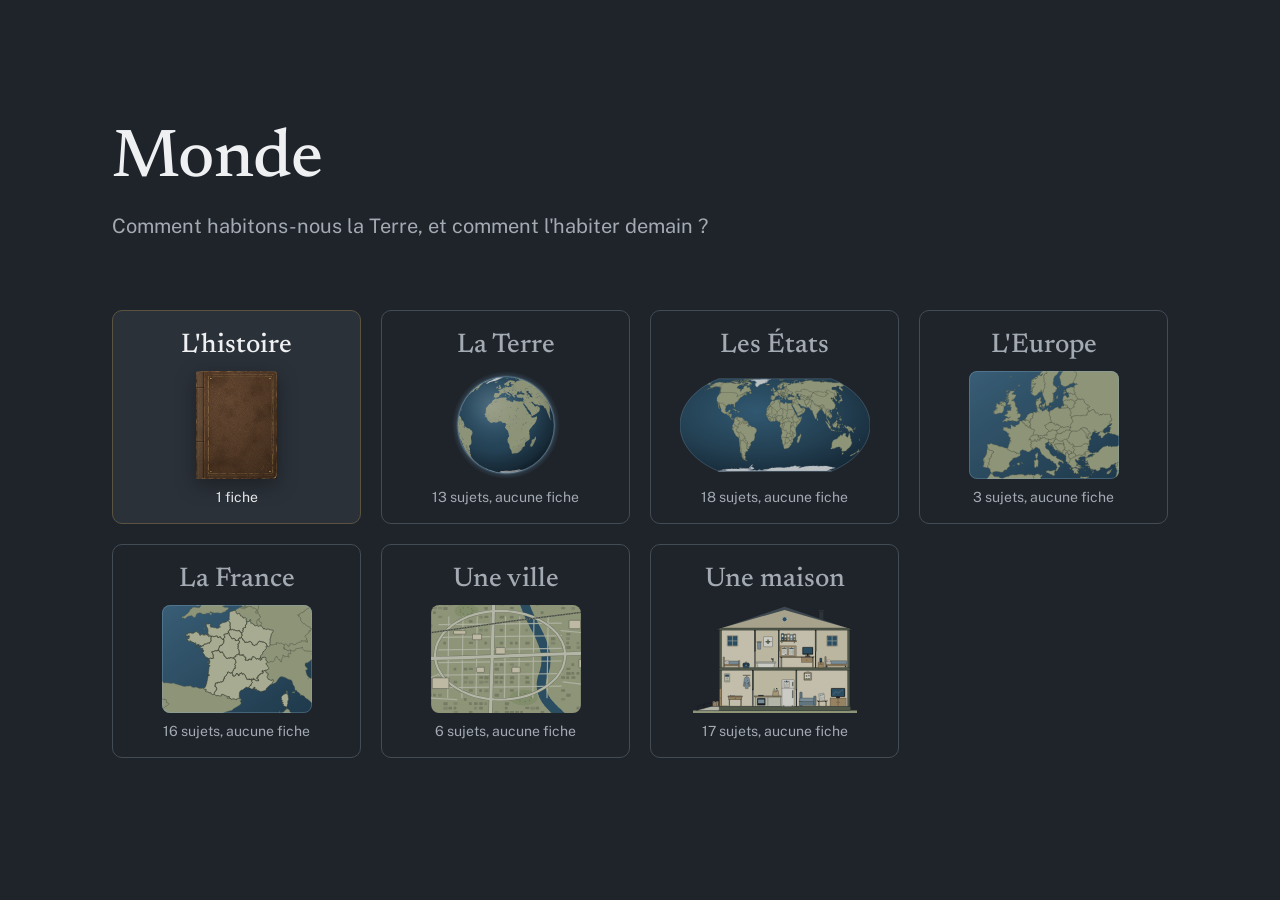
<file: index.html>
<!doctype html>
<html lang="fr">
<head>
<meta charset="utf-8">
<meta name="viewport" content="width=device-width, initial-scale=1">
<title>Monde</title>
<meta name="description" content="Comment fonctionnent la Terre, les États, l'Europe, la France et la vie de tous les jours : les sujets, de la Terre à la maison.">
<link rel="icon" href="site/icone-32.png" sizes="32x32" type="image/png">
<link rel="icon" href="site/icone.svg" type="image/svg+xml">
<link rel="apple-touch-icon" href="site/icone-180.png">
<link rel="stylesheet" href="site/styles.css">
<!-- La carte va s'afficher : cacher tout de suite la liste des sujets (la version sans JavaScript), sinon elle apparaît
     le temps du chargement. Si le code de la carte ne se charge pas, accueil.js ou onerror remettent la liste. -->
<script>if ("noModule" in HTMLScriptElement.prototype) document.documentElement.classList.add("carte");</script>
<script type="module" src="site/js/accueil.js" onerror="document.documentElement.classList.remove('carte')"></script>
</head>
<body>

<div id="scene" class="scene" hidden></div>

<!-- Les sujets de chaque palier : la carte les lit ici, et c'est ce qui s'affiche sans JavaScript.
     Un sujet marqué hidden n'apparaît nulle part (listes, globe, ville, maison) : on retire hidden quand sa fiche
     est prête (demande du 24/11/2026 : on écrit une fiche à la fois). index.html?tout montre tout, pour les essais.
     Un sujet dont la fiche est publiée porte un lien vers sa page : la carte l'ouvre au lieu du panneau « pas encore écrite ». -->
<main id="sommaire" class="sommaire">
<header>
<h1>Monde</h1>
<p>Les sujets, de la Terre à la maison. Les fiches s'écrivent une à une.</p>
<noscript><p>La carte qu'on zoome demande JavaScript : voici les mêmes sujets, en liste.</p></noscript>
</header>

<!-- Le livre, premier écran de la carte (25/11/2026) : la fiche s'ouvre depuis le livre (plus d'os sur la Terre depuis le 26/11/2026). -->
<section data-palier="histoire">
<h2>L'histoire</h2>
<ul>
<li><a href="fiches/histoire-terre-vivant.html">L'histoire de la Terre</a></li>
</ul>
</section>

<section data-palier="planete">
<h2>La Terre</h2>
<ul>
<li hidden>Ce qui rend la Terre habitable</li>
<li hidden>Les grands cycles</li>
<li hidden>Les ressources</li>
<li hidden>Les risques naturels</li>
<li hidden>Qu'est-ce que le vivant</li>
<li hidden>Les écosystèmes</li>
<li hidden>La biodiversité</li>
<li hidden>Ce que les humains tirent du vivant</li>
<li hidden>La population humaine</li>
<li hidden>L'empreinte des humains</li>
<li hidden>Le changement climatique</li>
<li hidden>Les accords sur le climat (COP)</li>
<li hidden>GIEC et IPBES</li>
</ul>
</section>

<section data-palier="monde">
<h2>Les États</h2>
<ul>
<li hidden>Qu'est-ce qu'un État</li>
<li hidden>Pays, nation, territoire</li>
<li hidden>Comment naît un État</li>
<li hidden>Territoires et frontières</li>
<li hidden>Mers, pôles et espace</li>
<li hidden>Les États entre eux</li>
<li hidden>Les grandes puissances</li>
<li hidden>Les pouvoirs à côté des États</li>
<li hidden>Langues et religions</li>
<li hidden>Nationalité, migrations et réfugiés</li>
<li hidden>L'histoire, des premiers États à aujourd'hui</li>
<li hidden>L'ONU et ses agences</li>
<li hidden>La justice internationale</li>
<li hidden>FMI, Banque mondiale, OMC, OCDE</li>
<li hidden>G7, G20, BRICS</li>
<li hidden>L'OTAN</li>
<li hidden>Union africaine, ASEAN, Mercosur, Ligue arabe</li>
<li hidden>Le commerce mondial</li>
</ul>
</section>

<section data-palier="europe">
<h2>L'Europe</h2>
<ul>
<li hidden>L'Union européenne : qui décide, ce qu'elle décide, l'euro, Schengen</li>
<li hidden>Le Conseil de l'Europe et la Cour européenne des droits de l'homme</li>
<li hidden>La BCE (et la Banque de France)</li>
</ul>
</section>

<section data-palier="france">
<h2>La France</h2>
<ul>
<li hidden>D'où vient la République</li>
<li hidden>Qui sont les Français</li>
<li hidden>La Constitution, les droits fondamentaux, la séparation des pouvoirs</li>
<li hidden>Le président, le gouvernement, la cohabitation</li>
<li hidden>Le Parlement et les lois</li>
<li hidden>Le Conseil constitutionnel, le Conseil d'État, la justice</li>
<li hidden>Voter, le référendum, les partis</li>
<li hidden>L'élection présidentielle</li>
<li hidden>Les missions de l'État</li>
<li hidden>Laïcité, Sécurité sociale, syndicats, protection de la nature</li>
<li hidden>L'argent de l'État</li>
<li hidden>Mesurer l'effet d'une mesure</li>
<li hidden>PIB, inflation, chômage</li>
<li hidden>Communes, départements, régions : qui fait quoi</li>
<li hidden>Le préfet : l'État dans les territoires</li>
<li hidden>Les outre-mer</li>
</ul>
</section>

<section data-palier="ville">
<h2>Une ville</h2>
<ul>
<li hidden>La mairie et les services publics près de chez soi</li>
<li hidden>Les déchets et l'eau du robinet</li>
<li hidden>Se déplacer</li>
<li hidden>Se loger (prix, logement social)</li>
<li hidden>L'école, l'hôpital, le tribunal, le commissariat</li>
<li hidden>Les entreprises et le travail</li>
</ul>
</section>

<section data-palier="maison">
<h2>Une maison</h2>
<ul>
<li hidden>Se nourrir</li>
<li hidden>Se soigner</li>
<li hidden>Travailler</li>
<li hidden>Perdre son emploi</li>
<li hidden>Gérer son argent</li>
<li hidden>Payer ses factures</li>
<li hidden>Élever des enfants</li>
<li hidden>Étudier</li>
<li hidden>Consommer</li>
<li hidden>Vivre en ligne</li>
<li hidden>Ses papiers</li>
<li hidden>S'informer</li>
<li hidden>Préparer sa retraite</li>
<li hidden>Les aides sociales</li>
<li hidden>Vieillir</li>
<li hidden>Le handicap</li>
<li hidden>Le pouvoir d'achat</li>
</ul>
</section>

<footer>
<p>Fond de carte : Natural Earth (domaine public). Contours des régions et des départements : data.gouv.fr 2025, d'après l'IGN, licence ODbL.</p>
<p><a href="comment-monde-est-fait.html">Comment Monde est fait</a> · <a href="mentions-legales.html">Mentions légales</a></p>
</footer>
</main>

</body>
</html>
</file>
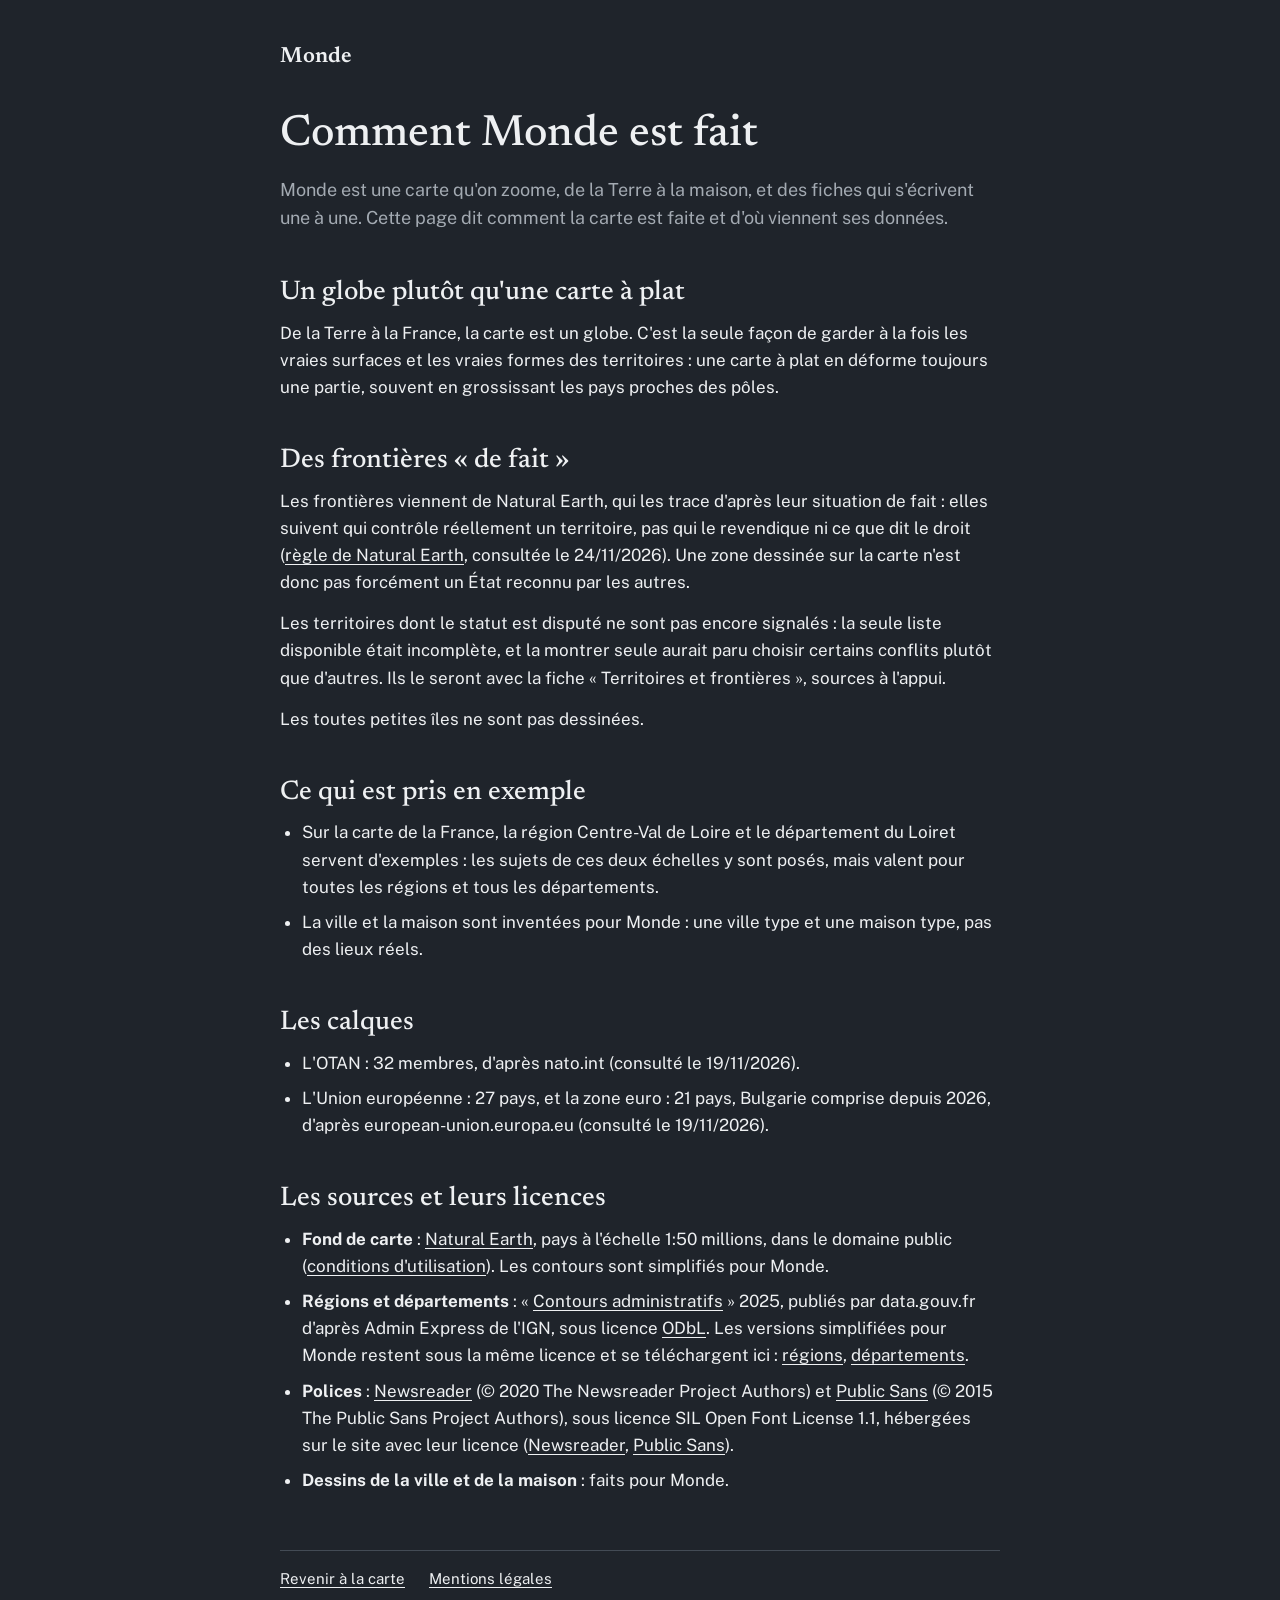
<file: comment-monde-est-fait.html>
<!doctype html>
<html lang="fr">
<head>
<meta charset="utf-8">
<meta name="viewport" content="width=device-width, initial-scale=1">
<title>Comment Monde est fait · Monde</title>
<meta name="description" content="D'où viennent les cartes de Monde, ce qu'elles montrent et ce qu'elles ne montrent pas encore, et les licences de leurs sources.">
<link rel="icon" href="site/icone-32.png" sizes="32x32" type="image/png">
<link rel="icon" href="site/icone.svg" type="image/svg+xml">
<link rel="apple-touch-icon" href="site/icone-180.png">
<link rel="stylesheet" href="site/styles.css">
</head>
<body>
<main class="page">
<a class="marque-page" href="./">Monde</a>
<h1>Comment Monde est fait</h1>
<p class="chapeau">Monde est une carte qu'on zoome, de la Terre à la maison, et des fiches qui s'écrivent une à une. Cette page dit comment la carte est faite et d'où viennent ses données.</p>

<h2>Un globe plutôt qu'une carte à plat</h2>
<p>De la Terre à la France, la carte est un globe. C'est la seule façon de garder à la fois les vraies surfaces et les vraies formes des territoires : une carte à plat en déforme toujours une partie, souvent en grossissant les pays proches des pôles.</p>

<h2>Des frontières « de fait »</h2>
<p>Les frontières viennent de Natural Earth, qui les trace d'après leur situation de fait : elles suivent qui contrôle réellement un territoire, pas qui le revendique ni ce que dit le droit (<a href="https://www.naturalearthdata.com/about/disputed-boundaries-policy/">règle de Natural Earth</a>, consultée le 24/11/2026). Une zone dessinée sur la carte n'est donc pas forcément un État reconnu par les autres.</p>
<p>Les territoires dont le statut est disputé ne sont pas encore signalés : la seule liste disponible était incomplète, et la montrer seule aurait paru choisir certains conflits plutôt que d'autres. Ils le seront avec la fiche « Territoires et frontières », sources à l'appui.</p>
<p>Les toutes petites îles ne sont pas dessinées.</p>

<h2>Ce qui est pris en exemple</h2>
<ul>
<li>Sur la carte de la France, la région Centre-Val de Loire et le département du Loiret servent d'exemples : les sujets de ces deux échelles y sont posés, mais valent pour toutes les régions et tous les départements.</li>
<li>La ville et la maison sont inventées pour Monde : une ville type et une maison type, pas des lieux réels.</li>
</ul>

<h2>Les calques</h2>
<ul>
<li>L'OTAN : 32 membres, d'après nato.int (consulté le 19/11/2026).</li>
<li>L'Union européenne : 27 pays, et la zone euro : 21 pays, Bulgarie comprise depuis 2026, d'après european-union.europa.eu (consulté le 19/11/2026).</li>
</ul>

<h2>Les sources et leurs licences</h2>
<ul>
<li><b>Fond de carte</b> : <a href="https://www.naturalearthdata.com/">Natural Earth</a>, pays à l'échelle 1:50 millions, dans le domaine public (<a href="https://www.naturalearthdata.com/about/terms-of-use/">conditions d'utilisation</a>). Les contours sont simplifiés pour Monde.</li>
<li><b>Régions et départements</b> : « <a href="https://www.data.gouv.fr/fr/datasets/contours-administratifs/">Contours administratifs</a> » 2025, publiés par data.gouv.fr d'après Admin Express de l'IGN, sous licence <a href="https://opendatacommons.org/licenses/odbl/1-0/">ODbL</a>. Les versions simplifiées pour Monde restent sous la même licence et se téléchargent ici : <a href="site/donnees/regions.json">régions</a>, <a href="site/donnees/departements.json">départements</a>.</li>
<li><b>Polices</b> : <a href="https://github.com/productiontype/Newsreader">Newsreader</a> (© 2020 The Newsreader Project Authors) et <a href="https://github.com/uswds/public-sans">Public Sans</a> (© 2015 The Public Sans Project Authors), sous licence SIL Open Font License 1.1, hébergées sur le site avec leur licence (<a href="site/polices/OFL-newsreader.txt">Newsreader</a>, <a href="site/polices/OFL-public-sans.txt">Public Sans</a>).</li>
<li><b>Dessins de la ville et de la maison</b> : faits pour Monde.</li>
</ul>

<footer>
<a href="./">Revenir à la carte</a>
<a href="mentions-legales.html">Mentions légales</a>
</footer>
</main>
</body>
</html>
</file>
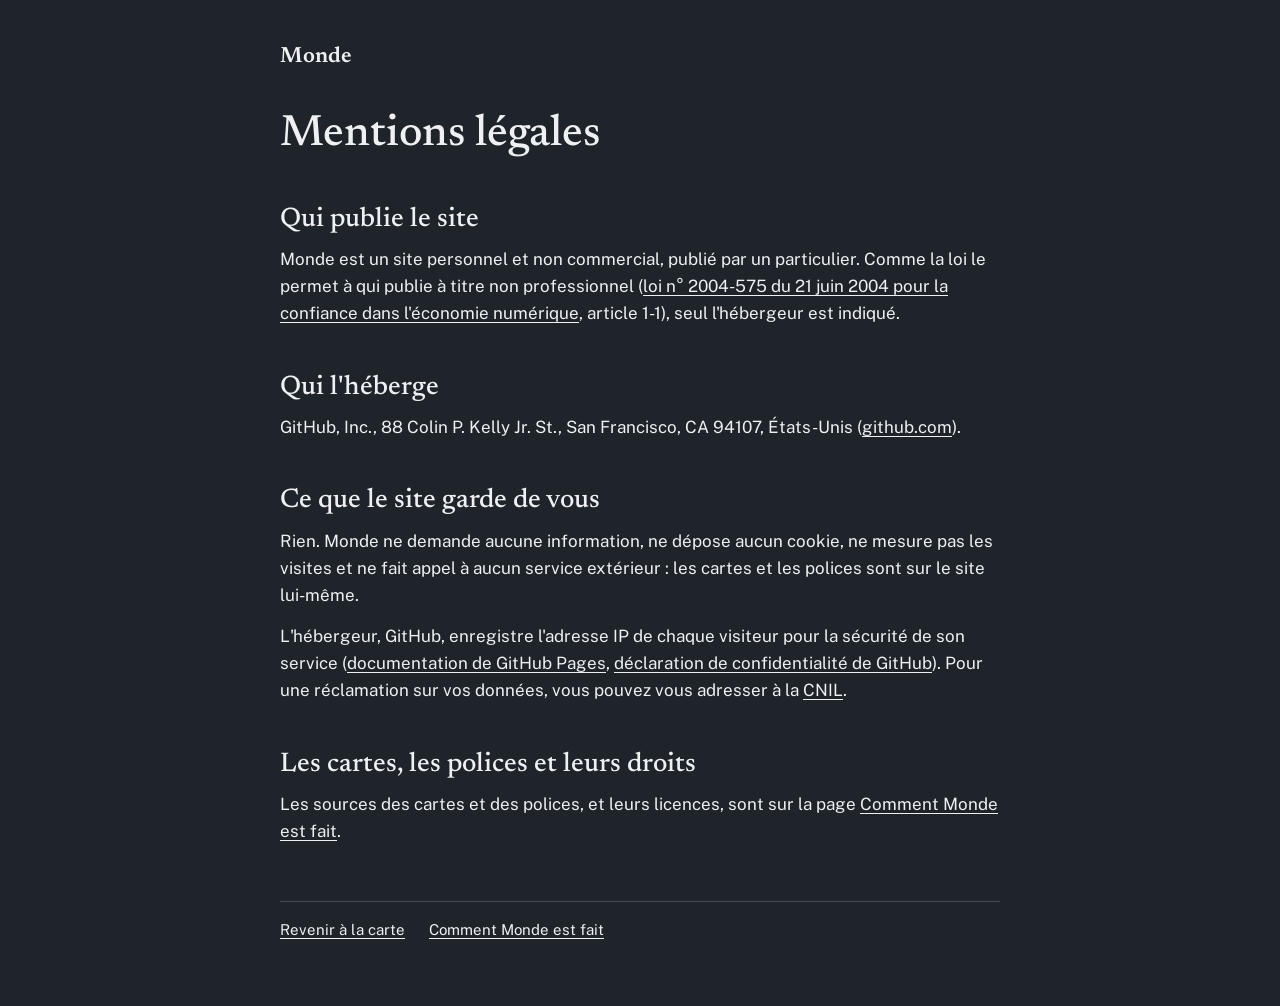
<file: mentions-legales.html>
<!doctype html>
<html lang="fr">
<head>
<meta charset="utf-8">
<meta name="viewport" content="width=device-width, initial-scale=1">
<title>Mentions légales · Monde</title>
<meta name="description" content="Qui publie Monde, qui l'héberge, et ce que le site garde de ses visiteurs.">
<link rel="icon" href="site/icone-32.png" sizes="32x32" type="image/png">
<link rel="icon" href="site/icone.svg" type="image/svg+xml">
<link rel="apple-touch-icon" href="site/icone-180.png">
<link rel="stylesheet" href="site/styles.css">
</head>
<body>
<main class="page">
<a class="marque-page" href="./">Monde</a>
<h1>Mentions légales</h1>

<h2>Qui publie le site</h2>
<p>Monde est un site personnel et non commercial, publié par un particulier. Comme la loi le permet à qui publie à titre non professionnel (<a href="https://www.legifrance.gouv.fr/loda/id/JORFTEXT000000801164">loi n° 2004-575 du 21 juin 2004 pour la confiance dans l'économie numérique</a>, article 1-1), seul l'hébergeur est indiqué.</p>

<h2>Qui l'héberge</h2>
<p>GitHub, Inc., 88 Colin P. Kelly Jr. St., San Francisco, CA 94107, États-Unis (<a href="https://github.com/">github.com</a>).</p>

<h2>Ce que le site garde de vous</h2>
<p>Rien. Monde ne demande aucune information, ne dépose aucun cookie, ne mesure pas les visites et ne fait appel à aucun service extérieur : les cartes et les polices sont sur le site lui-même.</p>
<p>L'hébergeur, GitHub, enregistre l'adresse IP de chaque visiteur pour la sécurité de son service (<a href="https://docs.github.com/fr/pages/getting-started-with-github-pages/about-github-pages">documentation de GitHub Pages</a>, <a href="https://docs.github.com/fr/site-policy/privacy-policies/github-general-privacy-statement">déclaration de confidentialité de GitHub</a>). Pour une réclamation sur vos données, vous pouvez vous adresser à la <a href="https://www.cnil.fr/">CNIL</a>.</p>

<h2>Les cartes, les polices et leurs droits</h2>
<p>Les sources des cartes et des polices, et leurs licences, sont sur la page <a href="comment-monde-est-fait.html">Comment Monde est fait</a>.</p>

<footer>
<a href="./">Revenir à la carte</a>
<a href="comment-monde-est-fait.html">Comment Monde est fait</a>
</footer>
</main>
</body>
</html>
</file>
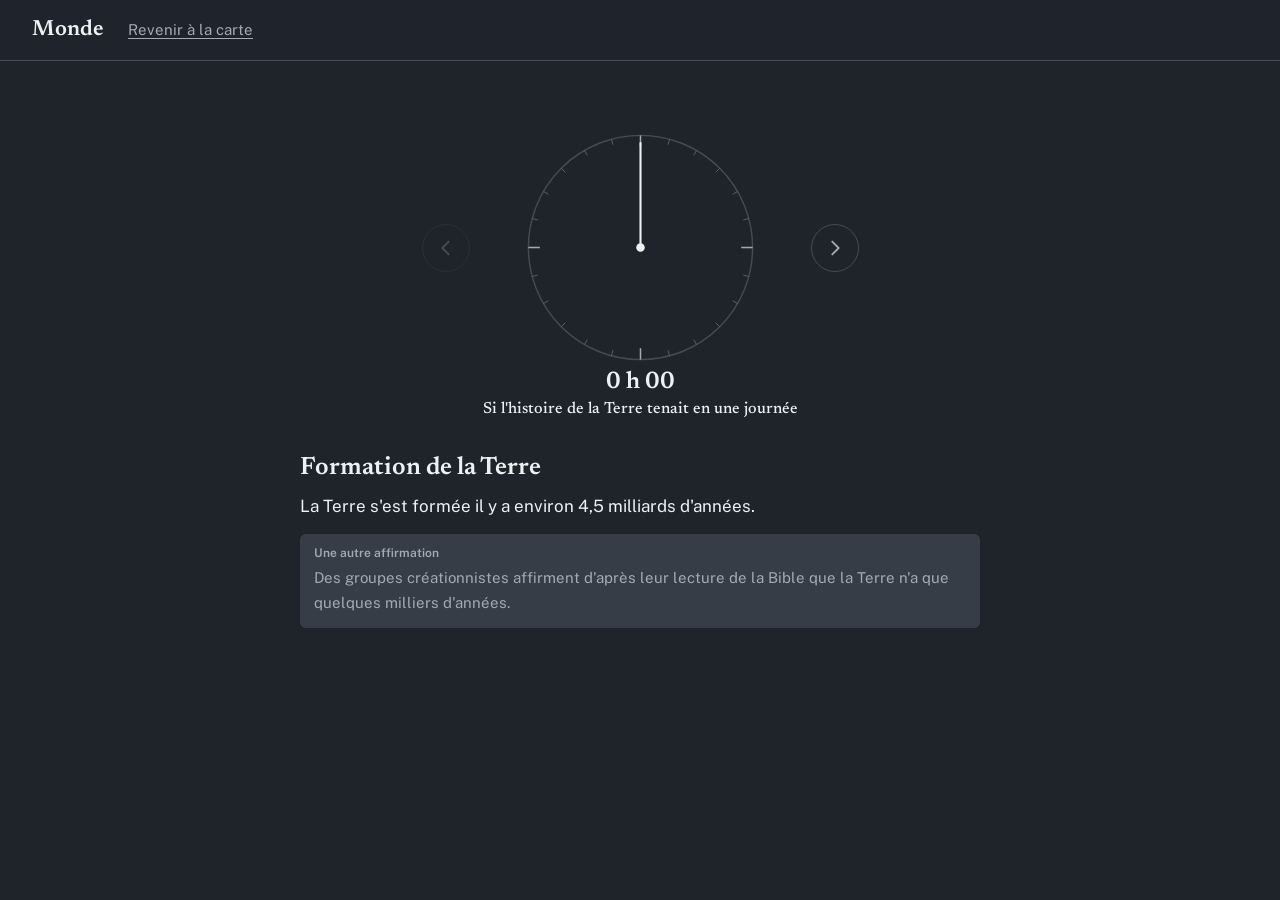
<file: fiches/histoire-terre-vivant.html>
<!doctype html>
<html lang="fr">
<head>
<meta charset="utf-8">
<meta name="viewport" content="width=device-width, initial-scale=1">
<title>L&#x27;histoire de la Terre · Monde</title>
<meta name="description" content="L&#x27;histoire de la Terre et de la vie, de la formation de la planète aux premiers humains, et comment on le sait : chaque phrase avec sa note de fiabilité et ses sources.">
<link rel="icon" href="../site/icone-32.png" sizes="32x32" type="image/png">
<link rel="icon" href="../site/icone.svg" type="image/svg+xml">
<link rel="apple-touch-icon" href="../site/icone-180.png">
<link rel="stylesheet" href="../site/styles.css">
<link rel="stylesheet" href="../site/fiche.css">
<script type="module" src="../site/js/fiche.js"></script>
<!-- « horloge » : fiche.js montrera les étapes une à une sous le cadran (sans JavaScript, la page se lit de haut en bas) -->
<script>document.documentElement.classList.add("horloge"); if (/[?&]panneau/.test(location.search)) document.documentElement.classList.add("en-panneau");</script>
</head>
<body class="f-corps">
<!-- Page fabriquée par outils/fiches/faire-page-fiche.py à partir du relevé de la fiche : ne pas la modifier à la main. -->
<header class="f-barre"><a class="marque-page" href="../">Monde</a><a class="f-retour" href="../#planete">Revenir à la carte</a></header>
<div class="f-page">
<div class="f-centre"><div class="f-horloge" id="horloge" hidden></div></div>
<article class="f-texte">
<header class="f-tete">
<h1>L&#x27;histoire de la Terre</h1>
<p class="f-chapeau">De la formation de la planète aux premiers humains, racontée par la science.</p>
</header>
<section class="f-etape" id="e-0" data-age="4500000000"><div class="f-in">
<h2 class="f-quoi">Formation de la Terre</h2>
<p><span class="f-phrase" id="p-1" role="button" tabindex="0" aria-expanded="false" data-ligne="1" data-note="9/10" data-couleur="#5cb87a" data-pourquoi="Expliqué par le service géologique des États-Unis, une déclaration de plus de 65 académies des sciences et l&#x27;ENS de Lyon, qui donnent toutes environ 4,5 milliards d&#x27;années.">La Terre s&#x27;est formée il y a environ 4,5 milliards d&#x27;années.<span class="cache-ecran"> (fiabilité 9 sur 10)</span></span></p>
<p class="f-autre"><span class="f-phrase" id="p-1b" role="button" tabindex="0" aria-expanded="false" data-ligne="1b" data-note="2/10" data-couleur="#d65a4f" data-pourquoi="Cette affirmation vient de deux sites chrétiens, qui la tirent de leur lecture de la Bible. Toutes les sources scientifiques lues donnent environ 4,5 milliards d&#x27;années.">Des groupes créationnistes affirment d&#x27;après leur lecture de la Bible que la Terre n&#x27;a que quelques milliers d&#x27;années.<span class="cache-ecran"> (fiabilité 2 sur 10)</span></span></p>
</div></section>
<section class="f-etape" id="e-1" data-age="3500000000"><div class="f-in">
<h2 class="f-quoi">Les premières traces de vie</h2>
<p><span class="f-phrase" id="p-9" role="button" tabindex="0" aria-expanded="false" data-ligne="9" data-note="9/10" data-couleur="#5cb87a" data-pourquoi="Les traces de 3,4 à 3,5 milliards d&#x27;années en Australie sont les plus admises selon une synthèse de Nature (2019), la NASA et l&#x27;équipe qui a proposé celles du Groenland, elles-mêmes contestées en 2018.">Les plus anciennes traces de vie admises ont environ 3,5 milliards d&#x27;années. D&#x27;autres, plus anciennes, sont contestées.<span class="cache-ecran"> (fiabilité 9 sur 10)</span></span> <span class="f-phrase" id="p-12" role="button" tabindex="0" aria-expanded="false" data-ligne="12" data-note="9/10" data-couleur="#5cb87a" data-pourquoi="Deux articles de synthèse (Annual Reviews 2005, Nature 2014) et la NASA attribuent l&#x27;oxygène de l&#x27;air à la photosynthèse, d&#x27;abord celle des cyanobactéries.">Cette vie est faite de microbes. Plus tard, certains d&#x27;entre eux ont produit le premier oxygène de l&#x27;air, par la photosynthèse.<span class="cache-ecran"> (fiabilité 9 sur 10)</span></span></p>
</div></section>
<section class="f-etape" id="e-2" data-age="539000000"><div class="f-in">
<h2 class="f-quoi">Les grands groupes d&#x27;animaux</h2>
<p><span class="f-phrase" id="p-17" role="button" tabindex="0" aria-expanded="false" data-ligne="17" data-note="8/10" data-couleur="#b5c94a" data-pourquoi="La NASA, le musée de paléontologie de Berkeley et une étude de PNAS (2018) décrivent cette apparition rapide dans les fossiles au début du Cambrien, daté par la charte internationale. Une étude de 2023 juge plutôt que la diversification s&#x27;étale sur plus de 100 millions d&#x27;années, depuis la fin du Précambrien.">Il y a environ 539 millions d&#x27;années, la vie animale se diversifie en peu de temps : la plupart des grands groupes d&#x27;animaux apparaissent dans les fossiles.<span class="cache-ecran"> (fiabilité 8 sur 10)</span></span></p>
</div></section>
<section class="f-etape" id="e-3" data-age="475000000"><div class="f-in">
<h2 class="f-quoi">Les plantes sortent de l&#x27;eau</h2>
<p><span class="f-phrase" id="p-18a" role="button" tabindex="0" aria-expanded="false" data-ligne="18a" data-note="8/10" data-couleur="#b5c94a" data-pourquoi="Plusieurs revues et études, et le CNRS en 2025 : les plantes terrestres forment un groupe né parmi les algues vertes, d&#x27;une lignée d&#x27;eau douce (lacs, rivières, mares), pas de la mer. Une hypothèse publiée en 2016 propose que ces algues vivaient déjà sur la terre ferme, sur des sols humides, avant l&#x27;apparition des plantes.">Elles descendent d&#x27;algues vertes qui vivaient dans l&#x27;eau douce.<span class="cache-ecran"> (fiabilité 8 sur 10)</span></span> <span class="f-phrase" id="p-18n" role="button" tabindex="0" aria-expanded="false" data-ligne="18n" data-note="9/10" data-couleur="#5cb87a" data-pourquoi="Quatre équipes indépendantes datent les plus anciennes spores de plantes terrestres d&#x27;environ 470 à 480 millions d&#x27;années. Ce qu&#x27;étaient ces premières plantes est discuté : une étude de 2026 juge qu&#x27;elles n&#x27;appartenaient pas encore au groupe des plantes d&#x27;aujourd&#x27;hui, dont elle place l&#x27;ancêtre commun vers 457 à 450 millions d&#x27;années.">Vers 470 à 480 millions d&#x27;années, elles s&#x27;installent sur la terre ferme, mais ce qu&#x27;étaient ces premières plantes est encore discuté.<span class="cache-ecran"> (fiabilité 9 sur 10)</span></span></p>
</div></section>
<section class="f-etape" id="e-4" data-age="450000000"><div class="f-in">
<h2 class="f-quoi">Les grandes extinctions</h2>
<p><span class="f-phrase" id="p-21n" role="button" tabindex="0" aria-expanded="false" data-ligne="21n" data-note="8/10" data-couleur="#b5c94a" data-pourquoi="Les cinq grandes extinctions sont décrites par deux grands musées et une revue de 2023. Deux analyses indépendantes de deux bases de fossiles montrent que les chiffres ne les séparent pas toutes nettement des autres crises, d&#x27;où un chiffre cinq en partie arbitraire.">Depuis environ 450 millions d&#x27;années, la vie a connu plusieurs très grandes extinctions, souvent comptées au nombre de cinq.<span class="cache-ecran"> (fiabilité 8 sur 10)</span></span> <span class="f-phrase" id="p-22b" role="button" tabindex="0" aria-expanded="false" data-ligne="22b" data-note="8/10" data-couleur="#b5c94a" data-pourquoi="Une étude de 2000 sur tout le registre fossile marin trouve un décalage d&#x27;environ 10 millions d&#x27;années entre les extinctions et les nouvelles espèces, et une étude de 2019 au moins 10 millions après la fin des dinosaures. Après le Permien, la reprise a tardé d&#x27;environ 5 millions d&#x27;années. Une étude de 2006 montre que des fossiles manquants peuvent faire paraître la reprise plus lente qu&#x27;elle ne l&#x27;a été. Pour ces chercheurs, les extinctions d&#x27;aujourd&#x27;hui réduiront la biodiversité pour des millions d&#x27;années.">Il faut ensuite plusieurs millions d&#x27;années pour que de nouvelles espèces compensent les disparues.<span class="cache-ecran"> (fiabilité 8 sur 10)</span></span></p>
</div></section>
<section class="f-etape" id="e-5" data-age="220000000"><div class="f-in">
<h2 class="f-quoi">Les dinosaures</h2>
<p><span class="f-phrase" id="p-23dn" role="button" tabindex="0" aria-expanded="false" data-ligne="23dn" data-note="9/10" data-couleur="#5cb87a" data-pourquoi="Plusieurs études relues, de 2010 à 2024, et deux encyclopédies : les plus anciens dinosaures connus ont environ 230 millions d&#x27;années, et les études placent l&#x27;origine du groupe entre le milieu du Trias (vers 245) et le début du Trias supérieur. D&#x27;abord rares, ils prennent le dessus par étapes, plus tard sous les tropiques, et à l&#x27;échelle de la planète après la crise d&#x27;il y a environ 201 millions d&#x27;années. Le mot « reptile » a deux sens : l&#x27;ancien, qui ne forme pas un vrai groupe (le rappelle une encyclopédie signée), et l&#x27;actuel, qui compte les dinosaures et les oiseaux. Les dinosaures sont des reptiles dans les deux.">Les dinosaures, des reptiles apparus il y a plus de 220 millions d&#x27;années, dominent ensuite la vie sur la terre ferme.<span class="cache-ecran"> (fiabilité 9 sur 10)</span></span> <span class="f-phrase" id="p-23" role="button" tabindex="0" aria-expanded="false" data-ligne="23" data-note="9/10" data-couleur="#5cb87a" data-pourquoi="Deux grands musées et l&#x27;université de Princeton datent la disparition à environ 66 millions d&#x27;années, et précisent que la lignée des oiseaux a survécu.">Lors de l&#x27;une de ces crises, il y a environ 66 millions d&#x27;années, ils disparaissent, sauf la lignée des oiseaux.<span class="cache-ecran"> (fiabilité 9 sur 10)</span></span> <span class="f-phrase" id="p-24" role="button" tabindex="0" aria-expanded="false" data-ligne="24" data-note="9/10" data-couleur="#5cb87a" data-pourquoi="Le Smithsonian et le musée d&#x27;histoire naturelle de Londres présentent l&#x27;astéroïde comme la cause admise par la plupart des chercheurs, et une étude de 2020 conclut qu&#x27;il a été le moteur principal de l&#x27;extinction.">La cause en est très probablement la chute d&#x27;un astéroïde au Mexique.<span class="cache-ecran"> (fiabilité 9 sur 10)</span></span></p>
<p><span class="f-phrase" id="p-26nb" role="button" tabindex="0" aria-expanded="false" data-ligne="26nb" data-note="8/10" data-couleur="#b5c94a" data-pourquoi="Plusieurs études relues (2013 à 2023) placent la grande diversification des placentaires juste après l&#x27;extinction. Une étude de 241 génomes (2023) voit des séparations commencer déjà avant, et fait naître le groupe vers 102 millions d&#x27;années. La longue grossesse et la place des humains : le musée de Berkeley, l&#x27;Encyclopædia Universalis et deux études relues (2018, 2021).">C&#x27;est après la disparition des dinosaures que se diversifient les mammifères placentaires, dont les petits grandissent longtemps dans le ventre de leur mère, comme chez les humains.<span class="cache-ecran"> (fiabilité 8 sur 10)</span></span></p>
</div></section>
<section class="f-etape" id="e-6" data-age="2000000"><div class="f-in">
<h2 class="f-quoi">Le genre Homo</h2>
<p><span class="f-phrase" id="p-29n" role="button" tabindex="0" aria-expanded="false" data-ligne="29n" data-note="9/10" data-couleur="#5cb87a" data-pourquoi="Trois musées donnent des fourchettes qui comprennent toutes deux millions d&#x27;années (Smithsonian : 2,4 à 1,4 millions. Musée australien : 2,3 à 1,5. Musée de Londres : 2,0 à 1,6). Certains chercheurs, avec une définition plus stricte du genre, ne rangent pas Homo habilis parmi les Homo.">Le genre Homo, auquel appartient notre espèce, apparaît en Afrique il y a plus de deux millions d&#x27;années.<span class="cache-ecran"> (fiabilité 9 sur 10)</span></span></p>
</div></section>
<section class="f-etape" id="e-7" data-age="300000"><div class="f-in">
<h2 class="f-quoi">Homo sapiens</h2>
<p><span class="f-phrase" id="p-30n" role="button" tabindex="0" aria-expanded="false" data-ligne="30n" data-note="8/10" data-couleur="#b5c94a" data-pourquoi="Les fossiles de Jebel Irhoud, datés d&#x27;environ 315 000 ans (à 34 000 ans près, une seule datation, 2017), sont les plus anciens connus de notre espèce. Une étude de l&#x27;ADN (2017) donne un âge du même ordre. Des fossiles plus anciens, à Casablanca (773 000 ans), sont placés à la base de la branche qui mène à notre espèce. Une revue de 2021 rappelle qu&#x27;on ne peut pas dater un moment précis où notre espèce serait née.">Notre espèce, Homo sapiens, est déjà présente en Afrique il y a environ 300 000 ans.<span class="cache-ecran"> (fiabilité 8 sur 10)</span></span> <span class="f-phrase" id="p-31n" role="button" tabindex="0" aria-expanded="false" data-ligne="31n" data-note="9/10" data-couleur="#5cb87a" data-pourquoi="Le Smithsonian, le musée de Londres et trois études indépendantes placent la grande sortie d&#x27;Afrique vers 50 000 à 60 000 ans. Des groupes sortis plus tôt se sont, pour la plupart, éteints.">Elle ne peuple les autres continents que bien plus tard, surtout à partir d&#x27;il y a environ 50 000 à 60 000 ans.<span class="cache-ecran"> (fiabilité 9 sur 10)</span></span></p>
</div></section>
<section class="f-etape" id="e-8" data-age="0"><div class="f-in">
<h2 class="f-quoi">Aujourd&#x27;hui</h2>
<p><span class="f-phrase" id="p-42" role="button" tabindex="0" aria-expanded="false" data-ligne="42" data-note="9/10" data-couleur="#5cb87a" data-pourquoi="Les Nations unies estiment la population mondiale à 8,09 milliards en 2023, d&#x27;après les recensements, l&#x27;état civil et les enquêtes. Le Bureau du recensement des États-Unis, qui fait ses propres calculs, en estime 8,22 milliards le 25 novembre 2026. Une étude de 2025 se demande si les recensements oublient une partie des habitants des campagnes : il y aurait alors encore plus d&#x27;humains.">Plus de 8 milliards d&#x27;êtres humains vivent sur la Terre.<span class="cache-ecran"> (fiabilité 9 sur 10)</span></span> <span class="f-phrase" id="p-43" role="button" tabindex="0" aria-expanded="false" data-ligne="43" data-note="9/10" data-couleur="#5cb87a" data-pourquoi="Les Nations unies estiment la population mondiale de 1950 à 2,49 milliards, une étude du Lancet de 2024 à 2,52 milliards, le Bureau du recensement des États-Unis à 2,56 milliards. D&#x27;autres estimations plus anciennes vont de 2,4 à 2,56 milliards. « Plus que triplé » est un calcul de Monde à partir de ces chiffres et de ceux d&#x27;aujourd&#x27;hui (3,2 fois environ).">Leur nombre a plus que triplé depuis 1950, où ils étaient environ 2,5 milliards.<span class="cache-ecran"> (fiabilité 9 sur 10)</span></span></p>
</div></section>
<!-- Masquée (25/11/2026) : fiche.js recopie chaque bloc sous sa phrase quand on clique sur la phrase. -->
<section class="f-sources" id="fiabilite" aria-label="Fiabilité et sources, phrase par phrase" hidden>
<h2>Fiabilité et sources, phrase par phrase</h2>
<p>La note dit à quel point on peut se fier à une phrase, d'après la nature de ses sources, leurs contrôles, leur recoupement et la recherche de ce qui les contredit.</p>
<div class="f-source" id="n-1"><h3>Fiabilité : 9 sur 10</h3><ul class="f-pertes" aria-label="Ce qui fait baisser la note"><li><b>−1</b> aucun bilan de toutes les études sur ce point n&#x27;a été lu</li></ul><p>Expliqué par le service géologique des États-Unis, une déclaration de plus de 65 académies des sciences et l&#x27;ENS de Lyon, qui donnent toutes environ 4,5 milliards d&#x27;années.</p><ul><li>USGS, « Geologic Time: Age of the Earth », pubs.usgs.gov/gip/geotime/age.html, paragraphe « The best age for the Earth (4.54 Ga)... » et suivant ; « Last updated July 9, 2007 »</li><li>InterAcademy Partnership, « IAP Statement on the Teaching of Evolution », interacademies.org/statement/iap-statement-teaching-evolution, liste des faits (« our Earth formed approximately 4.5 billion years ago ») ; 2006</li><li>Planet-Terre (ENS de Lyon), V. Deparis, « Quel âge a la Terre ? », planet-terre.ens-lyon.fr/ressource/histoire-age-Terre.xml, paragraphe « En 1953... » (Patterson, 4,55 milliards) ; 02/02/2001, mis à jour le 12/11/2008</li><li>Charte chronostratigraphique de l&#x27;ICS v 2026/06 : base de l&#x27;Hadéen à 4567 Ma</li><li>Université de Cambridge, « Core values set new date for birth of the Earth », cam.ac.uk, 2010 : modèle de Rudge et al., Terre achevée vers 4,467 milliards (contre 4,537)</li></ul><a class="f-haut" href="#p-1">Revenir à la phrase</a></div>
<div class="f-source" id="n-9"><h3>Fiabilité : 9 sur 10</h3><ul class="f-pertes" aria-label="Ce qui fait baisser la note"><li><b>−1</b> aucun bilan de toutes les études sur ce point n&#x27;a été lu</li></ul><p>Les traces de 3,4 à 3,5 milliards d&#x27;années en Australie sont les plus admises selon une synthèse de Nature (2019), la NASA et l&#x27;équipe qui a proposé celles du Groenland, elles-mêmes contestées en 2018.</p><ul><li>A. P. Nutman et al., Nature 537, 535-538 (2016), nature.com/articles/nature19355, résumé : stromatolites de 3 700 Ma à Isua (Groenland) ; « the previous most convincing and generally accepted multidisciplinary evidence for oldest life remains in the 3,480-Myr-old Dresser Formation of the Pilbara Craton, Australia »</li><li>A. C. Allwood et al., « Reassessing evidence of life in 3,700-million-year-old rocks of Greenland », Nature (2018), nature.com/articles/s41586-018-0610-4, résumé</li><li>E. J. Javaux, « Challenges in evidencing the earliest traces of life », Nature (2019, article de synthèse), nature.com/articles/s41586-019-1436-4, résumé</li><li>NASA, Astrobiology Strategy 2015, chapitre 4, point 8</li><li>M. Wei-Haas, « &#x27;World&#x27;s oldest fossils&#x27; may just be pretty rocks », National Geographic, 17/10/2018</li><li>M. S. Dodd et al., Nature 543 (2017), nature.com/articles/nature21377, résumé : microfossiles « putative » d&#x27;au moins 3 770 Ma, peut-être 4 280 Ma, à Nuvvuagittuq (Québec)</li></ul><a class="f-haut" href="#p-9">Revenir à la phrase</a></div>
<div class="f-source" id="n-12"><h3>Fiabilité : 9 sur 10</h3><ul class="f-pertes" aria-label="Ce qui fait baisser la note"><li><b>−1</b> aucun bilan de toutes les études sur ce point n&#x27;a été lu</li></ul><p>Deux articles de synthèse (Annual Reviews 2005, Nature 2014) et la NASA attribuent l&#x27;oxygène de l&#x27;air à la photosynthèse, d&#x27;abord celle des cyanobactéries.</p><ul><li>D. E. Canfield, « The Early History of Atmospheric Oxygen », Annual Review of Earth and Planetary Sciences 33:1-36 (2005), introduction</li><li>T. W. Lyons et al., Nature 506, 307-315 (2014, article de synthèse), nature.com/articles/nature13068, résumé</li><li>NASA, Astrobiology Strategy 2015</li><li>IAP, déclaration de 2006</li></ul><a class="f-haut" href="#p-12">Revenir à la phrase</a></div>
<div class="f-source" id="n-17"><h3>Fiabilité : 8 sur 10</h3><ul class="f-pertes" aria-label="Ce qui fait baisser la note"><li><b>−1</b> aucun bilan de toutes les études sur ce point n&#x27;a été lu</li><li><b>−1</b> une étude de 2023 juge que la diversification s&#x27;étale sur plus de 100 millions d&#x27;années</li></ul><p>La NASA, le musée de paléontologie de Berkeley et une étude de PNAS (2018) décrivent cette apparition rapide dans les fossiles au début du Cambrien, daté par la charte internationale. Une étude de 2023 juge plutôt que la diversification s&#x27;étale sur plus de 100 millions d&#x27;années, depuis la fin du Précambrien.</p><ul><li>NASA, Astrobiology Strategy 2015, figure 3-2 (« the first appearance of most animal groups at the Ediacaran-Cambrian boundary ») et point 11 (« The explosion of complex animal life in the Cambrian has been shown... to be a genuine biological phenomenon, and not simply a preservational artifact as many had suspected »)</li><li>University of California Museum of Paleontology, « The Cambrian Period », ucmp.berkeley.edu/cambrian/cambrian.php</li><li>A. C. Daley et al., « Early fossil record of Euarthropoda and the Cambrian Explosion », PNAS (2018), pmc.ncbi.nlm.nih.gov/articles/PMC6003487, résumé : premières traces d&#x27;arthropodes vers 537 Ma, trilobites à 521 Ma</li><li>Charte ICS v 2026/06 : base du Cambrien à 538,8 ± 0,6 Ma</li><li>Servais et al., « No (Cambrian) explosion and no (Ordovician) event: A single long-term radiation in the early Palaeozoic », Palaeogeography, Palaeoclimatology, Palaeoecology 623, 111592, août 2023, doi:10.1016/j.palaeo.2023.111592, résumé (ADS, 2023PPP...62311592S)</li></ul><a class="f-haut" href="#p-17">Revenir à la phrase</a></div>
<div class="f-source" id="n-23"><h3>Fiabilité : 9 sur 10</h3><ul class="f-pertes" aria-label="Ce qui fait baisser la note"><li><b>−1</b> aucun bilan de toutes les études sur ce point n&#x27;a été lu</li></ul><p>Deux grands musées et l&#x27;université de Princeton datent la disparition à environ 66 millions d&#x27;années, et précisent que la lignée des oiseaux a survécu.</p><ul><li>Natural History Museum, « What is mass extinction... »</li><li>Smithsonian, « Extinction Over Time »</li><li>Université de Princeton, L. Fuller-Wright, communiqué du 04/03/2019</li><li>Charte ICS v 2026/06 : limite Crétacé-Paléogène à 66,00 Ma ; Goderis et al. 2021</li></ul><a class="f-haut" href="#p-23">Revenir à la phrase</a></div>
<div class="f-source" id="n-24"><h3>Fiabilité : 9 sur 10</h3><ul class="f-pertes" aria-label="Ce qui fait baisser la note"><li><b>−1</b> aucun bilan de toutes les études sur ce point n&#x27;a été lu</li></ul><p>Le Smithsonian et le musée d&#x27;histoire naturelle de Londres présentent l&#x27;astéroïde comme la cause admise par la plupart des chercheurs, et une étude de 2020 conclut qu&#x27;il a été le moteur principal de l&#x27;extinction.</p><ul><li>Smithsonian, « Extinction Over Time »</li><li>Natural History Museum</li><li>Eos (AGU), K. Kornei, « Asteroid Impact, Not Volcanism, Likely Spelled Dinosaurs&#x27; End », 21/07/2020 (étude Chiarenza et al., PNAS 2020)</li><li>Yale News, « In death of dinosaurs, it was all about the asteroid - not volcanoes », 16/01/2020 (étude Hull et al., Science 2020)</li><li>Université de Princeton, communiqué du 04/03/2019 : B. Schoene</li></ul><a class="f-haut" href="#p-24">Revenir à la phrase</a></div>
<div class="f-source" id="n-1b"><h3>Fiabilité : 2 sur 10</h3><ul class="f-pertes" aria-label="Ce qui fait baisser la note"><li><b>−3</b> ses auteurs la tirent de leur lecture de la Bible, sans méthode qu&#x27;on puisse vérifier</li><li><b>−2</b> les deux sites qui l&#x27;affirment la tirent du même texte, la Bible : une seule source</li><li><b>−1</b> la page d&#x27;Answers in Genesis ne dit ni qui l&#x27;a écrite, ni quand</li><li><b>−1</b> la source n&#x27;est pas neutre : Answers in Genesis se présente comme un ministère qui aide les chrétiens à défendre leur foi</li><li><b>−1</b> toutes les sources scientifiques lues disent autre chose : environ 4,5 milliards d&#x27;années</li></ul><p>Cette affirmation vient de deux sites chrétiens, qui la tirent de leur lecture de la Bible. Toutes les sources scientifiques lues donnent environ 4,5 milliards d&#x27;années.</p><ul><li>Answers in Genesis, « Age of the Earth », answersingenesis.org/age-of-the-earth</li><li>GotQuestions, « Quel est l&#x27;âge de la terre ? », gotquestions.org/Francais/age-terre.html</li></ul><a class="f-haut" href="#p-1b">Revenir à la phrase</a></div>
<div class="f-source" id="n-29n"><h3>Fiabilité : 9 sur 10</h3><ul class="f-pertes" aria-label="Ce qui fait baisser la note"><li><b>−1</b> aucun bilan de toutes les études sur ce point n&#x27;a été lu</li></ul><p>Trois musées donnent des fourchettes qui comprennent toutes deux millions d&#x27;années (Smithsonian : 2,4 à 1,4 millions. Musée australien : 2,3 à 1,5. Musée de Londres : 2,0 à 1,6). Certains chercheurs, avec une définition plus stricte du genre, ne rangent pas Homo habilis parmi les Homo.</p><ul><li>B. Villmoare, W. H. Kimbel et al., « Early Homo at 2.8 Ma from Ledi-Geraru, Afar, Ethiopia », Science 347, 1352-1355, 2015, doi:10.1126/science.aaa1343, résumé PubMed : une mâchoire « that establishes the presence of Homo at 2.80 to 2.75 Ma »</li><li>J. Hawks, D. J. de Ruiter, L. R. Berger, commentaire, Science 348, 1326, 2015, doi:10.1126/science.aab0591, résumé PubMed</li><li>B. Villmoare et al., « New discoveries of Australopithecus and Homo from Ledi-Geraru, Ethiopia », Nature 650, 374-380, 2026 (en ligne le 13/08/2025), doi:10.1038/s41586-025-09390-4, résumé PubMed</li><li>Natural History Museum (Londres), J. Ashworth, page de 2025 (ligne 28)</li><li>Natural History Museum (Londres), H. Chetan-Welsh, « Homo habilis, an early maker of stone tools », nhm.ac.uk, publiée le 28/09/2023 (données de la page)</li><li>Australian Museum (Sydney), « Homo habilis », australian.museum, publiée le 30/10/2015 (données de la page), signée par le musée</li><li>Encyclopædia Universalis, J. Braga (maître de conférences, université de Bordeaux), « Homo habilis », publiée le 23/02/1999, modifiée le 14/03/2009 (données de la page)</li><li>B. Wood, M. Collard, « The human genus », Science 284, 65-71, 1999, doi:10.1126/science.284.5411.65, résumé PubMed</li><li>Z. Zhu et al., « Hominin occupation of the Chinese Loess Plateau since about 2.1 million years ago », Nature 559, 608-612, 2018, doi:10.1038/s41586-018-0299-4, résumé PubMed : outils de Shangchen vers 2,12 millions ; « This discovery implies that hominins left Africa earlier than indicated by the evidence from Dmanisi »</li><li>Déjà au relevé : Smithsonian, « Homo habilis » (modifiée le 03/01/2024 ; 2,4 à 1,4 millions ; lue le 24/11/2026).</li></ul><a class="f-haut" href="#p-29n">Revenir à la phrase</a></div>
<div class="f-source" id="n-30n"><h3>Fiabilité : 8 sur 10</h3><ul class="f-pertes" aria-label="Ce qui fait baisser la note"><li><b>−1</b> aucun bilan de toutes les études sur ce point n&#x27;a été lu</li><li><b>−1</b> l&#x27;âge ne repose que sur deux sources indépendantes : une datation de fossiles et une étude de l&#x27;ADN</li></ul><p>Les fossiles de Jebel Irhoud, datés d&#x27;environ 315 000 ans (à 34 000 ans près, une seule datation, 2017), sont les plus anciens connus de notre espèce. Une étude de l&#x27;ADN (2017) donne un âge du même ordre. Des fossiles plus anciens, à Casablanca (773 000 ans), sont placés à la base de la branche qui mène à notre espèce. Une revue de 2021 rappelle qu&#x27;on ne peut pas dater un moment précis où notre espèce serait née.</p><ul><li>Natural History Museum (Londres), J. Ashworth, page de 2025 (ligne 28)</li><li>Encyclopædia Universalis, B. Vandermeersch (docteur ès sciences, ancien professeur d&#x27;anthropologie, université de Bordeaux), « Djebel Irhoud, site archéologique de », partie 3, non datée (aucune date dans la page ni dans ses données)</li><li>C. Stringer, J. Galway-Witham (NHM), « On the origin of our species », Nature 546, 212-214, 2017 (News &amp; Views), doi:10.1038/546212a : seul le chapeau est lisible</li><li>X. Feng et al. (dont C. Stringer), « The phylogenetic position of the Yunxian cranium elucidates the origin of Homo longi and the Denisovans », Science 389, 1320-1324, 2025, doi:10.1126/science.ado9202, résumé PubMed</li><li>J.-J. Hublin et al., « Early hominins from Morocco basal to the Homo sapiens lineage », Nature 649, 902-908, 2026 (en ligne le 07/01/2026), doi:10.1038/s41586-025-09914-y, résumé PubMed : fossiles de Casablanca « dated to around 773 ka », qui « provide insights into African populations predating the earliest H. sapiens individuals discovered at Jebel Irhoud in Morocco and provide strong evidence for an African lineage ancestral to our species »</li><li>C. M. Schlebusch et al. (Uppsala, Johannesburg), « Southern African ancient genomes estimate modern human divergence to 350,000 to 260,000 years ago », Science 358, 652-655, 2017, doi:10.1126/science.aao6266, résumé PubMed</li><li>A. Bergström, C. Stringer, M. Hajdinjak, E. M. L. Scerri, P. Skoglund, « Origins of modern human ancestry », Nature 590, 229-237, 2021 (revue), doi:10.1038/s41586-021-03244-5, résumé PubMed</li><li>Déjà au relevé : Hublin et al. 2017 et Richter et al. 2017 (même équipe), correction du 13/06/2018 (figure et numérotation ; confirmée comme seul avis sur Crossref le 25/11/2026 à 19h01), Smithsonian (300 000 ans, sans nommer le site).</li></ul><a class="f-haut" href="#p-30n">Revenir à la phrase</a></div>
<div class="f-source" id="n-31n"><h3>Fiabilité : 9 sur 10</h3><ul class="f-pertes" aria-label="Ce qui fait baisser la note"><li><b>−1</b> aucun bilan de toutes les études sur ce point n&#x27;a été lu</li></ul><p>Le Smithsonian, le musée de Londres et trois études indépendantes placent la grande sortie d&#x27;Afrique vers 50 000 à 60 000 ans. Des groupes sortis plus tôt se sont, pour la plupart, éteints.</p><ul><li>A. P. Sümer et al. (dont J.-J. Hublin, M. Hajdinjak, J. Krause), « Earliest modern human genomes constrain timing of Neanderthal admixture », Nature 638, 711-717, 2025 (en ligne le 12/12/2024), doi:10.1038/s41586-024-08420-x, résumé PubMed</li><li>L. N. M. Iasi et al., « Neanderthal ancestry through time », Science 386, eadq3010, 2024, doi:10.1126/science.adq3010, résumé PubMed</li><li>A. Bergström et al. 2021 (ligne 30), résumé</li><li>Natural History Museum (Londres), J. Ashworth, « When and how did modern humans, Homo sapiens, spread out of Africa? », nhm.ac.uk, publiée le 06/02/2025, mise à jour le 21/02/2025 (données de la page)</li><li>J. F. O&#x27;Connell, J. Allen et al., « When did Homo sapiens first reach Southeast Asia and Sahul? », PNAS 115, 8482-8490, 2018, doi:10.1073/pnas.1808385115, résumé PubMed</li><li>J. Allen, J. F. O&#x27;Connell, « Recent DNA Studies Question a 65 kya Arrival of Humans in Sahul », Archaeology in Oceania, 29/06/2025, doi:10.1002/arco.70002, résumé Crossref</li><li>P. Veth, L. Matisoo-Smith, A. Brumm, H. S. Groucutt, E. M. L. Scerri, « Do Recent DNA Studies Refute a 65 kya Arrival of Humans in Sahul? », Archaeology in Oceania, 29/06/2025, doi:10.1002/arco.70005 : non lu (pas de résumé chez Crossref) ; ne compte pas.</li><li>F. Gandini et al. (dont A. Bergström, M. B. Richards), « Genomic evidence supports the &quot;long chronology&quot; for the peopling of Sahul », Science Advances 11, eady9493, 28/11/2025, doi:10.1126/sciadv.ady9493, résumé PubMed</li><li>X.-F. Sun, S.-Q. Wen, C.-Q. Lu, B.-Y. Zhou, D. Curnoe et al., « Ancient DNA and multimethod dating confirm the late arrival of anatomically modern humans in southern China », PNAS 118, e2019158118, 2021, doi:10.1073/pnas.2019158118, résumé PubMed</li><li>W. Liu et al., « The earliest unequivocally modern humans in southern China », Nature 526, 696-699, 2015, doi:10.1038/nature15696, résumé PubMed</li><li>I. Hershkovitz et al., « The earliest modern humans outside Africa », Science 359, 456-459, 2018, doi:10.1126/science.aap8369, résumé PubMed : une mâchoire de Misliya (Israël) « was dated to 177,000 to 194,000 years ago »</li><li>K. Harvati et al., « Apidima Cave fossils provide earliest evidence of Homo sapiens in Eurasia », Nature 571, 500-504, 2019, doi:10.1038/s41586-019-1376-z, résumé PubMed</li><li>Déjà au relevé : Smithsonian (Australie « within the past 60,000 years ») ; Clarkson et al. 2017 (Nature, 65 000 ans ; aucun avis sur Crossref, vérifié le 25/11/2026 à 19h01).</li></ul><a class="f-haut" href="#p-31n">Revenir à la phrase</a></div>
<div class="f-source" id="n-18n"><h3>Fiabilité : 9 sur 10</h3><ul class="f-pertes" aria-label="Ce qui fait baisser la note"><li><b>−1</b> aucun bilan de toutes les études sur ce point n&#x27;a été lu</li></ul><p>Quatre équipes indépendantes datent les plus anciennes spores de plantes terrestres d&#x27;environ 470 à 480 millions d&#x27;années. Ce qu&#x27;étaient ces premières plantes est discuté : une étude de 2026 juge qu&#x27;elles n&#x27;appartenaient pas encore au groupe des plantes d&#x27;aujourd&#x27;hui, dont elle place l&#x27;ancêtre commun vers 457 à 450 millions d&#x27;années.</p><ul><li>P. K. Strother et C. Foster (Boston College ; Australian National University), « A fossil record of land plant origins from charophyte algae », Science 373, 792-796, 13/08/2021, doi:10.1126/science.abj2927, résumé des auteurs (PubMed 34385396)</li><li>C. V. Rubinstein, P. Gerrienne, G. S. de la Puente, R. A. Astini, P. Steemans (CONICET, Mendoza, pour la première autrice ; les autres affiliations ne sont pas données par la notice), « Early Middle Ordovician evidence for land plants in Argentina (eastern Gondwana) », New Phytologist 188, 365-369, octobre 2010, doi:10.1111/j.1469-8137.2010.03433.x, résumé (PubMed 20731783)</li><li>D. Edwards, J. L. Morris, L. Axe, J. G. Duckett, S. Pressel, P. Kenrick (université de Cardiff ; Natural History Museum), « Piecing together the eophytes - a new group of ancient plants containing cryptospores », New Phytologist 233, 1440-1455, février 2022, doi:10.1111/nph.17703, résumé (PubMed 34806774)</li><li>D. Edwards, J. L. Morris, J. B. Richardson, P. Kenrick, « Cryptospores and cryptophytes reveal hidden diversity in early land floras », New Phytologist 202, 50-78, avril 2014, doi:10.1111/nph.12645, résumé (PubMed 24410730)</li><li>R. C. Brown et B. E. Lemmon (université de Louisiane à Lafayette), « Spores before sporophytes: hypothesizing the origin of sporogenesis at the algal-plant transition », New Phytologist 190, 875-881, juin 2011, doi:10.1111/j.1469-8137.2011.03709.x, résumé (PubMed 21418225)</li><li>J. Hooper, A. M. Worth, C. H. Wellman, J. W. Clark, P. C. J. Donoghue (universités de Bristol, Sheffield, Bath), « Reconstructing spore evolution recalibrates the timescale of land plant diversification », Nature Plants 12, 2197-2206, en ligne le 22/10/2026, doi:10.1038/s41477-026-02432-3, texte entier (PMC13773811, lu par l&#x27;outil eutils de PubMed)</li><li>P. K. Strother, « An evo-devo perspective on no Ordovician land plants », Estonian Journal of Earth Sciences 72, 102-105, 10/06/2023, doi:10.3176/earth.2023.31, résumé (Crossref)</li><li>魏梦鸽 et 孙海华, « 青年学者发现已知最早轮藻化石 陆地植物起源有了关键证据 », 中国青年报, repris par gmw.cn le 09/06/2025 (date lue dans les balises de la page par , sur une étude de Liu Lijing (université du Nord-Ouest, Nature Plants, 2025, non lue)</li></ul><a class="f-haut" href="#p-18n">Revenir à la phrase</a></div>
<div class="f-source" id="n-21n"><h3>Fiabilité : 8 sur 10</h3><ul class="f-pertes" aria-label="Ce qui fait baisser la note"><li><b>−1</b> aucun bilan de toutes les études sur ce point n&#x27;a été lu</li><li><b>−1</b> « on en compte souvent cinq » : deux analyses seulement, sur deux bases de fossiles</li></ul><p>Les cinq grandes extinctions sont décrites par deux grands musées et une revue de 2023. Deux analyses indépendantes de deux bases de fossiles montrent que les chiffres ne les séparent pas toutes nettement des autres crises, d&#x27;où un chiffre cinq en partie arbitraire.</p><ul><li>J. Alroy, « Dynamics of origination and extinction in the marine fossil record », PNAS 105, 11536-11542, 12/08/2008, doi:10.1073/pnas.0802597105, résumé (Crossref)</li><li>R. K. Bambach, « Phanerozoic biodiversity mass extinctions », Annual Review of Earth and Planetary Sciences 34, 127-155, 01/05/2006, doi:10.1146/annurev.earth.33.092203.122654, résumé (Crossref)</li><li>D. M. Raup et J. J. Sepkoski, « Mass Extinctions in the Marine Fossil Record », Science 215, 1501-1503, 19/03/1982, doi:10.1126/science.215.4539.1501, résumé (Crossref)</li><li>Encyclopædia Universalis, « Extinctions biologiques », partie « Vers une théorie générale des crises biologiques », E. Buffetaut (CNRS) et V. Chansigaud, publiée le 16/02/2011 (date et auteurs lus dans les données de la page par</li></ul><a class="f-haut" href="#p-21n">Revenir à la phrase</a></div>
<div class="f-source" id="n-22b"><h3>Fiabilité : 8 sur 10</h3><ul class="f-pertes" aria-label="Ce qui fait baisser la note"><li><b>−1</b> aucun bilan de toutes les études sur ce point n&#x27;a été lu</li><li><b>−1</b> une étude de 2006 montre que des fossiles manquants peuvent faire paraître la reprise plus lente qu&#x27;elle ne l&#x27;a été</li></ul><p>Une étude de 2000 sur tout le registre fossile marin trouve un décalage d&#x27;environ 10 millions d&#x27;années entre les extinctions et les nouvelles espèces, et une étude de 2019 au moins 10 millions après la fin des dinosaures. Après le Permien, la reprise a tardé d&#x27;environ 5 millions d&#x27;années. Une étude de 2006 montre que des fossiles manquants peuvent faire paraître la reprise plus lente qu&#x27;elle ne l&#x27;a été. Pour ces chercheurs, les extinctions d&#x27;aujourd&#x27;hui réduiront la biodiversité pour des millions d&#x27;années.</p><ul><li>J. W. Kirchner et A. Weil (Berkeley), « Delayed biological recovery from extinctions throughout the fossil record », Nature 404, 177-180, 09/03/2000, doi:10.1038/35004564, résumé PubMed 10724168</li><li>University of Texas at Austin, Institute for Geophysics, communiqué « Evolution Imposes &quot;Speed Limit&quot; on Recovery after Mass Extinctions » (2019), sur l&#x27;étude C. M. Lowery et A. J. Fraass, « Morphospace expansion paces taxonomic diversification after end Cretaceous mass extinction », Nature Ecology &amp; Evolution, 08/04/2019, doi:10.1038/s41559-019-0835-0 (résumé absent de Crossref, étude non lue)</li><li>M. J. Novacek et E. E. Cleland, « The current biodiversity extinction event: Scenarios for mitigation and recovery », PNAS, 08/05/2001, doi:10.1073/pnas.091093698, résumé Crossref</li><li>D. H. Erwin, « Lessons from the past: Biotic recoveries from mass extinctions », PNAS 2001, pmc.ncbi.nlm.nih.gov/articles/PMC33225</li></ul><a class="f-haut" href="#p-22b">Revenir à la phrase</a></div>
<div class="f-source" id="n-23dn"><h3>Fiabilité : 9 sur 10</h3><ul class="f-pertes" aria-label="Ce qui fait baisser la note"><li><b>−1</b> aucun bilan de toutes les études sur ce point n&#x27;a été lu</li></ul><p>Plusieurs études relues, de 2010 à 2024, et deux encyclopédies : les plus anciens dinosaures connus ont environ 230 millions d&#x27;années, et les études placent l&#x27;origine du groupe entre le milieu du Trias (vers 245) et le début du Trias supérieur. D&#x27;abord rares, ils prennent le dessus par étapes, plus tard sous les tropiques, et à l&#x27;échelle de la planète après la crise d&#x27;il y a environ 201 millions d&#x27;années. Le mot « reptile » a deux sens : l&#x27;ancien, qui ne forme pas un vrai groupe (le rappelle une encyclopédie signée), et l&#x27;actuel, qui compte les dinosaures et les oiseaux. Les dinosaures sont des reptiles dans les deux.</p><ul><li>M. Bernardi, P. Gianolla, F. M. Petti, P. Mietto, M. J. Benton, « Dinosaur diversification linked with the Carnian Pluvial Episode », Nature Communications 9:1499, 16/04/2018, doi:10.1038/s41467-018-03996-1 ; résumé (PubMed)</li><li>P. Olsen, J. Sha, Y. Fang, C. Chang, J. H. Whiteside, S. Kinney, H.-D. Sues, D. Kent, M. Schaller, V. Vajda, « Arctic ice and the ecological rise of the dinosaurs », Science Advances 8:eabo6342, 01/07/2022, doi:10.1126/sciadv.abo6342 ; résumé</li><li>C. A. Marsicano, R. B. Irmis, A. C. Mancuso, R. Mundil, F. Chemale, « The precise temporal calibration of dinosaur origins », PNAS 113:509-513, en ligne le 07/12/2015, doi:10.1073/pnas.1512541112 ; résumé</li><li>M. C. Langer, M. D. Ezcurra, J. S. Bittencourt, F. E. Novas, « The origin and early evolution of dinosaurs », Biological Reviews 85:55-110, en ligne le 06/11/2009, doi:10.1111/j.1469-185X.2009.00094.x (revue d&#x27;une équipe) ; résumé</li><li>M. Qvarnström et al. (14 auteurs), « Digestive contents and food webs record the advent of dinosaur supremacy », Nature 636:397-403, en ligne le 27/11/2024, doi:10.1038/s41586-024-08265-4 ; résumé (Europe PMC)</li><li>S. L. Brusatte, M. J. Benton, M. Ruta, G. T. Lloyd, « Superiority, competition, and opportunism in the evolutionary radiation of dinosaurs », Science 321:1485-1488, 12/09/2008, doi:10.1126/science.1161833 ; résumé</li><li>M. J. Benton, J. Forth, M. C. Langer, « Models for the rise of the dinosaurs », Current Biology 24:R87-R95, 20/01/2014, doi:10.1016/j.cub.2013.11.063 ; résumé</li><li>J. H. Whiteside et al. (9 auteurs), « Extreme ecosystem instability suppressed tropical dinosaur dominance for 30 million years », PNAS 112:7909-7913, en ligne le 15/06/2015, doi:10.1073/pnas.1505252112 ; résumé</li><li>C. T. Griffin et al. (9 auteurs), « Africa&#x27;s oldest dinosaurs reveal early suppression of dinosaur distribution », Nature 609:313-319, en ligne le 31/08/2022, doi:10.1038/s41586-022-05133-x ; résumé</li><li>Éric Buffetaut (directeur de recherche émérite au CNRS), « Dinosaures », Encyclopædia Universalis, universalis.fr/encyclopedie/dinosaures/ (publié le 06/04/2006, modifié le 07/06/2019, données de la page lues par ; 59 références)</li><li>University of California Museum of Paleontology (UCMP, Berkeley), « Are Birds Really Dinosaurs? », ucmp.berkeley.edu/diapsids/avians.html (ni auteur ni date, : rien)</li><li>UCMP, « Introduction to the Dinosauria », ucmp.berkeley.edu/diapsids/dinosaur.html (sans date)</li><li>Non lus : Britannica (refus anti-robot, 21h00) ; S. P. Modesto et J. S. Anderson, « The phylogenetic definition of Reptilia », Systematic Biology 53:815-821, 2004 (aucun résumé chez PubMed, Europe PMC ni Crossref, 21h01) ; un cours de l&#x27;université Paris-Saclay sur les dinosaures (PDF, non ouvert).</li><li>Déjà au relevé, non relues : NHM (deux pages), Larousse, Imperial College (ajouts.md).</li></ul><a class="f-haut" href="#p-23dn">Revenir à la phrase</a></div>
<div class="f-source" id="n-18a"><h3>Fiabilité : 8 sur 10</h3><ul class="f-pertes" aria-label="Ce qui fait baisser la note"><li><b>−1</b> aucun bilan de toutes les études sur ce point n&#x27;a été lu</li><li><b>−1</b> une hypothèse publiée en 2016 propose que ces algues vivaient déjà sur la terre ferme, sur des sols humides</li></ul><p>Plusieurs revues et études, et le CNRS en 2025 : les plantes terrestres forment un groupe né parmi les algues vertes, d&#x27;une lignée d&#x27;eau douce (lacs, rivières, mares), pas de la mer. Une hypothèse publiée en 2016 propose que ces algues vivaient déjà sur la terre ferme, sur des sols humides, avant l&#x27;apparition des plantes.</p><ul><li>C. F. Delwiche et E. D. Cooper, « The Evolutionary Origin of a Terrestrial Flora », Current Biology, 01/10/2015, doi:10.1016/j.cub.2015.08.029 (revue) ; résumé (Europe PMC)</li><li>J. de Vries et J. M. Archibald, « Plant evolution: landmarks on the path to terrestrial life », New Phytologist, en ligne le 10/01/2018, doi:10.1111/nph.14975 (revue) ; résumé (Europe PMC)</li><li>S. Wodniok et al. (7 auteurs), « Origin of land plants: do conjugating green algae hold the key? », BMC Evolutionary Biology 11:104, 18/04/2011, doi:10.1186/1471-2148-11-104 ; résumé (Europe PMC)</li><li>C. E. G. Aggarwal-Kentrath et M. Petersen, « Cytochrome P450 enzymes in the phenylpropanoid pathway... », The Plant Journal, 01/10/2026, doi:10.1111/tpj.71152 ; résumé (Europe PMC)</li><li>CNRS News, Kheira Bettayeb, « How aquatic plants changed the face of the Earth », news.cnrs.fr/articles/how-aquatic-plants-changed-the-face-of-the-earth, 31/05/2025 (date lue dans la page)</li><li>B. Becker et B. Marin, « Streptophyte algae and the origin of embryophytes », Annals of Botany 103(7), 999-1004, 2009, doi:10.1093/aob/mcp044 (revue relue), texte entier (PMC2707909)</li><li>Nuance : D. Remias et L. Procházková, « Ecophysiology of the conjugating green algae (Zygnematophyceae) with emphasis on semiterrestrial habitats... », Protoplasma, 01/05/2026, doi:10.1007/s00709-026-02204-y ; résumé</li><li>Vu aussi : Arabia et Munné-Bosch 2026 (Plant Communications, « from the algal ancestors of land plants », « transition of plants from aquatic to terrestrial environments ») ; Hummel et al. 2026 (EMBO Journal, « shifts from aquatic to terrestrial habitats ») ; One Thousand Plant Transcriptomes Initiative 2019 (Nature, résumé sans phrase sur ce point) ; Zhong et al. 2015 (revue, « Charophyte algae are the closest lineages of land plants »).</li></ul><a class="f-haut" href="#p-18a">Revenir à la phrase</a></div>
<div class="f-source" id="n-26nb"><h3>Fiabilité : 8 sur 10</h3><ul class="f-pertes" aria-label="Ce qui fait baisser la note"><li><b>−1</b> aucun bilan de toutes les études sur ce point n&#x27;a été lu</li><li><b>−1</b> une étude de 241 génomes (2023) voit des séparations commencer déjà avant la crise</li></ul><p>Plusieurs études relues (2013 à 2023) placent la grande diversification des placentaires juste après l&#x27;extinction. Une étude de 241 génomes (2023) voit des séparations commencer déjà avant, et fait naître le groupe vers 102 millions d&#x27;années. La longue grossesse et la place des humains : le musée de Berkeley, l&#x27;Encyclopædia Universalis et deux études relues (2018, 2021).</p><ul><li>E. Carlisle, C. M. Janis, D. Pisani, P. C. J. Donoghue, D. Silvestro (Bristol, Fribourg, Göteborg), « A timescale for placental mammal diversification based on Bayesian modeling of the fossil record », Current Biology 33(15), 3073-3082, 07/08/2023, doi:10.1016/j.cub.2023.06.016, résumé (PubMed 37379845)</li><li>M. A. O&#x27;Leary et al. (23 auteurs, Stony Brook et autres), « The placental mammal ancestor and the post-K-Pg radiation of placentals », Science 339, 662-667, 08/02/2013, doi:10.1126/science.1229237, résumé (PubMed 23393258)</li><li>N. M. Foley, A. Mason, K. P. Koepfli et al., Zoonomia Consortium, M. S. Springer, W. J. Murphy, « A genomic timescale for placental mammal evolution », Science 380, eabl8189, 28/04/2023, doi:10.1126/science.abl8189, résumé (PubMed 37104581)</li><li>M. S. Springer, N. M. Foley, P. L. Brady, J. Gatesy, W. J. Murphy, « Evolutionary Models for the Diversification of Placental Mammals Across the KPg Boundary », Frontiers in Genetics 10, 1241, 2019, texte entier (PMC6896846, outil eutils)</li><li>The Open University, « Introducing mammals », section 8, open.edu/openlearn (page sans auteur ni date ; n&#x27;a rien trouvé) : lue par l&#x27;outil de lecture, qui en rapporte « the young of placental mammals are often born relatively mature after a prolonged pregnancy » ; la phrase n&#x27;apparaît pas dans le texte brut de la page (contenu chargé autrement) : non vérifiée mot pour mot, non comptée</li><li>Indépendance vérifiée par programme (listes Crossref) : aucun auteur commun entre Wilson Mantilla 2021 et O&#x27;Leary 2013, Wilson Mantilla 2021 et Carlisle 2023, Halliday 2016 et Carlisle 2023, Halliday 2016 et Wilson Mantilla 2021 ; le 25/11/2026 vers 18h56.</li><li>Pour la parenthèse (b), déjà au relevé : UCMP, « Eutheria, the Placental Mammals », et Encyclopædia Universalis, « MAMMIFÈRES », section « 5. Les Placentaires » (voir la ligne 26).</li><li>A. R. Chavan, O. W. Griffith, D. J. Stadtmauer et al. (9 auteurs), « Evolution of Embryo Implantation Was Enabled by the Origin of Decidual Stromal Cells in Eutherian Mammals », Molecular Biology and Evolution, 01/03/2021, doi:10.1093/molbev/msaa274 ; résumé (Europe PMC)</li><li>J. S. Dudley, M. B. Renfree, G. P. Wagner, O. W. Griffith, « The extension of mammalian pregnancy required taming inflammation... », PNAS, 08/10/2024, doi:10.1073/pnas.2310047121 ; résumé</li><li>S. Kumar, G. H. Gordon, D. H. Abbott, J. S. Mishra, « Androgens in maternal vascular and placental function... », Reproduction, 16/10/2018, doi:10.1530/rep-18-0278 (revue) ; résumé</li></ul><a class="f-haut" href="#p-26nb">Revenir à la phrase</a></div>
<div class="f-source" id="n-42"><h3>Fiabilité : 9 sur 10</h3><ul class="f-pertes" aria-label="Ce qui fait baisser la note"><li><b>−1</b> deux producteurs seulement, les Nations unies et le Bureau du recensement des États-Unis</li></ul><p>Les Nations unies estiment la population mondiale à 8,09 milliards en 2023, d&#x27;après les recensements, l&#x27;état civil et les enquêtes. Le Bureau du recensement des États-Unis, qui fait ses propres calculs, en estime 8,22 milliards le 25 novembre 2026. Une étude de 2025 se demande si les recensements oublient une partie des habitants des campagnes : il y aurait alors encore plus d&#x27;humains.</p><ul><li>Nations unies, Département des affaires économiques et sociales, Division de la population, World Population Prospects 2024, page d&#x27;accueil (population.un.org/wpp)</li><li>Nations unies, Data Portal (population.un.org/dataportal, version v26.1123.3), indicateur « Total population by sex », Monde, source affichée « World Population Prospects: The 2024 Revision » : 2023 : 8 091 734 930</li><li>Nations unies, « Journée des 8 milliards » (un.org/fr/dayof8billion), page en français</li><li>U.S. Census Bureau, horloge de la population mondiale, données (census.gov/popclock/data/population.php/world)</li><li>Nations unies, World Population Prospects 2024, page des fichiers, onglet « Interim Update » (population.un.org/wpp/downloads?folder=Standard%20Projections&amp;group=Interim%20Update), publiée le 19/01/2026</li><li>U.S. Census Bureau, « World Population Day: July 11, 2026 », CB26-SFS.9 (census.gov/newsroom/stories/world-population-day.html), datée du 02/07/2026, révisée le 07/07/2026</li><li>GBD 2021 Demographics Collaborators, The Lancet 403 (10440), 1989-2056, 18/05/2024, doi:10.1016/S0140-6736(24)00476-8 (étude relue, texte entier libre)</li><li>Banque mondiale, indicateur « Population, total » (data.worldbank.org/indicator/SP.POP.TOTL), ligne de source</li></ul><a class="f-haut" href="#p-42">Revenir à la phrase</a></div>
<div class="f-source" id="n-43"><h3>Fiabilité : 9 sur 10</h3><ul class="f-pertes" aria-label="Ce qui fait baisser la note"><li><b>−1</b> deux producteurs seulement, les Nations unies et le Bureau du recensement des États-Unis</li></ul><p>Les Nations unies estiment la population mondiale de 1950 à 2,49 milliards, une étude du Lancet de 2024 à 2,52 milliards, le Bureau du recensement des États-Unis à 2,56 milliards. D&#x27;autres estimations plus anciennes vont de 2,4 à 2,56 milliards. « Plus que triplé » est un calcul de Monde à partir de ces chiffres et de ceux d&#x27;aujourd&#x27;hui (3,2 fois environ).</p><ul><li>Nations unies, Data Portal (population.un.org/dataportal), indicateur « Total population by sex », Monde, 1950 : 2 493 092 848, source affichée « World Population Prospects: The 2024 Revision »</li><li>U.S. Census Bureau, « Historical Estimates of World Population » (census.gov/data/tables/time-series/demo/international-programs/historical-est-worldpop.html), « Page Last Revised - December 4, 2025 », population en millions, ligne 1950 : résumé de 2 400 à 2 558 ; Biraben 2 527 ; Haub 2 516 ; McEvedy et Jones 2 500 ; Thomlinson 2 400 ; ONU 1973 2 486 ; ONU 1999 2 520 ; U.S. Census Bureau 2 558</li><li>Pour aujourd&#x27;hui, les sources de la phrase précédente : Nations unies (8,09 milliards en 2023), U.S. Census Bureau (8,22 milliards le 25/11/2026).</li><li>GBD 2021 Demographics Collaborators, The Lancet 403 (2024), doi:10.1016/S0140-6736(24)00476-8 (étude relue, texte entier libre)</li><li>Nations unies, page « Interim Update » des World Population Prospects 2024 (19/01/2026) : révision suivante reportée au 11/07/2027, totaux mondiaux inchangés</li></ul><a class="f-haut" href="#p-43">Revenir à la phrase</a></div>
</section>
</article>
</div>
</body>
</html>
</file>
<file: site/styles.css>
/* Monde : charte propre (choisie le 19/11/2026). L'interface en noir et blanc, la couleur vient de la carte.
   Titres en Newsreader, texte en Public Sans. La carte est dessinée sur 1280 x 800, agrandie ou réduite à la fenêtre ;
   la scène, elle, couvre toute la fenêtre (24/11/2026) : les barres collent aux bords et la carte déborde du cadre.
   --dx et --dy (posés par accueil.js) : la marge entre le cadre de 1280 x 800, centré, et les bords de la fenêtre. */

/* Les polices, hébergées dans site/polices/ (licence OFL, outils/site/telecharger-polices.sh) : des polices variables,
   un fichier par alphabet couvre toutes les graisses. Le fichier « latin-ext » ne se charge que si une page en a besoin. */
@font-face { font-family: "Newsreader"; font-style: normal; font-weight: 400 600; font-display: swap;
  src: url("polices/newsreader-latin.woff2") format("woff2");
  unicode-range: U+0000-00FF, U+0131, U+0152-0153, U+02BB-02BC, U+02C6, U+02DA, U+02DC, U+0304, U+0308, U+0329, U+2000-206F, U+20AC, U+2122, U+2191, U+2193, U+2212, U+2215, U+FEFF, U+FFFD; }
@font-face { font-family: "Newsreader"; font-style: normal; font-weight: 400 600; font-display: swap;
  src: url("polices/newsreader-latin-ext.woff2") format("woff2");
  unicode-range: U+0100-02BA, U+02BD-02C5, U+02C7-02CC, U+02CE-02D7, U+02DD-02FF, U+0304, U+0308, U+0329, U+1D00-1DBF, U+1E00-1E9F, U+1EF2-1EFF, U+2020, U+20A0-20AB, U+20AD-20C4, U+2113, U+2C60-2C7F, U+A720-A7FF; }
@font-face { font-family: "Public Sans"; font-style: normal; font-weight: 400 700; font-display: swap;
  src: url("polices/public-sans-latin.woff2") format("woff2");
  unicode-range: U+0000-00FF, U+0131, U+0152-0153, U+02BB-02BC, U+02C6, U+02DA, U+02DC, U+0304, U+0308, U+0329, U+2000-206F, U+20AC, U+2122, U+2191, U+2193, U+2212, U+2215, U+FEFF, U+FFFD; }
@font-face { font-family: "Public Sans"; font-style: normal; font-weight: 400 700; font-display: swap;
  src: url("polices/public-sans-latin-ext.woff2") format("woff2");
  unicode-range: U+0100-02BA, U+02BD-02C5, U+02C7-02CC, U+02CE-02D7, U+02DD-02FF, U+0304, U+0308, U+0329, U+1D00-1DBF, U+1E00-1E9F, U+1EF2-1EFF, U+2020, U+20A0-20AB, U+20AD-20C4, U+2113, U+2C60-2C7F, U+A720-A7FF; }

:root {
  --fond: #1f242b; --surface: #2b3139; --releve: #363d46; --encre: #eef0f2; --encre-2: #a3aab2; --filet: #434b55;
  --accent: #eef0f2; --choix: #f2d77e;
  --ombre: 0 1px 2px rgb(0 0 0 / .35), 0 8px 22px rgb(0 0 0 / .3);
  --sans: "Public Sans", system-ui, sans-serif; --titre: "Newsreader", Georgia, serif;
  color-scheme: dark;
}
html, body { margin: 0; background: var(--fond); color: var(--encre); font-family: var(--sans); }
a { color: inherit; }
[hidden] { display: none !important; }
:focus-visible { outline: 2px solid var(--choix); outline-offset: 2px; }
.cache-ecran { position: absolute; width: 1px; height: 1px; overflow: hidden; clip-path: inset(50%); white-space: nowrap; }

/* ---- Sans JavaScript : les sujets en liste ---- */
.sommaire { max-width: 760px; margin: 0 auto; padding: 48px 24px 64px; line-height: 1.55; }
.sommaire .marque { font-family: var(--titre); font-size: 22px; font-weight: 600; margin: 0 0 24px; }
.sommaire h1 { font-family: var(--titre); font-weight: 500; font-size: 44px; line-height: 1.1; margin: 0 0 12px; }
.sommaire h2 { font-family: var(--titre); font-weight: 500; font-size: 28px; margin: 40px 0 8px; }
.sommaire header p, .sommaire footer { color: var(--encre-2); }
.sommaire ul { margin: 0; padding-left: 20px; }
.sommaire footer { margin-top: 48px; font-size: 14px; }
.sommaire footer a { color: var(--encre); }
/* un palier dont tous les sujets sont cachés (hidden dans index.html) disparaît aussi de la liste sans JavaScript */
.sommaire section:not(:has(li:not([hidden]))) { display: none; }
html.carte .sommaire { display: none; }

/* ---- Les pages de texte : « Comment Monde est fait », mentions légales ---- */
.page { max-width: 720px; margin: 0 auto; padding: 40px 24px 64px; line-height: 1.6; font-size: 17px; }
.page .marque-page { display: inline-block; font-family: var(--titre); font-size: 22px; font-weight: 600; text-decoration: none; margin: 0 0 36px; }
.page h1 { font-family: var(--titre); font-weight: 500; font-size: 44px; line-height: 1.1; margin: 0 0 16px; }
.page h2 { font-family: var(--titre); font-weight: 500; font-size: 27px; line-height: 1.2; margin: 44px 0 10px; }
.page p, .page ul { margin: 0 0 14px; }
.page ul { padding-left: 22px; }
.page li { margin-bottom: 8px; }
.page .chapeau { color: var(--encre-2); font-size: 18px; }
.page .petit { color: var(--encre-2); font-size: 15px; }
.page a { text-underline-offset: 3px; }
.page footer { margin-top: 56px; padding-top: 16px; border-top: 1px solid var(--filet); display: flex; gap: 24px; flex-wrap: wrap; font-size: 15px; }

html.carte, html.carte body { height: 100%; overflow: hidden; }

/* ---- La scène ---- */
.scene { position: fixed; left: 50%; top: 50%; width: var(--w, 1280px); height: var(--h, 800px); overflow: hidden; background: var(--fond);
  transform: translate(-50%, -50%) scale(var(--s, 1)); }
/* un palier : le cadre de 1280 x 800 au centre de la scène ; ce qui doit coller aux bords retire --dx ou --dy */
.couche { position: absolute; left: var(--dx, 0px); top: var(--dy, 0px); width: 1280px; height: 800px; transform-origin: 50% 50%; }
.scene button { font-family: var(--sans); }
.scene svg.carte { position: absolute; left: 0; top: 0; width: 1280px; height: 800px; overflow: visible; }
.scene svg.carte.glisse { cursor: grab; touch-action: none; user-select: none; }
.scene svg.carte.glisse:active { cursor: grabbing; }
.chargement { position: absolute; left: 50%; top: 50%; transform: translate(-50%, -50%); color: var(--encre-2); font-size: 14px; }
.titre-scene { position: absolute; left: 0; right: 0; bottom: 32px; display: flex; flex-direction: column; align-items: center; gap: 8px; pointer-events: none; }
.titre-scene h1 { margin: 0; font-family: var(--titre); font-size: 52px; line-height: 1; font-weight: 500; letter-spacing: -0.01em; }
.titre-scene p { margin: 0; font-size: 14px; color: var(--encre-2); }
/* la question de Monde sous la Terre (26/11/2026), sur deux lignes équilibrées */
.titre-scene p.question { max-width: 620px; font-family: var(--titre); font-size: 34px; line-height: 1.2; font-weight: 500; color: var(--encre); text-align: center; text-wrap: balance; }
/* Un sujet porté par une icône sur le globe (la coquille fossile dans son rond) : centrée sur le lieu ; son nom n'apparaît qu'au
   survol ou au clavier */
.pin.icone { gap: 6px; transform: translate(-16px, -50%); }
.pin.icone.gauche { transform: translate(calc(-100% + 16px), -50%); }
.pin.icone .ic { flex: none; filter: drop-shadow(0 1px 2px rgb(0 0 0 / .5)); transition: transform .15s; }
.pin.icone:hover .ic, .pin.icone:focus-visible .ic { transform: scale(1.15); }
.pin.icone .lb { opacity: 0; transition: opacity .15s; pointer-events: none; }
.pin.icone:hover .lb, .pin.icone:focus-visible .lb { opacity: 1; }

/* Le panneau de lecture d'une fiche, à droite (accueil.js, ouvrirLecteur) : hors de la scène, il garde la taille du texte */
.lecteur { position: fixed; top: 0; right: 0; bottom: 0; width: 56vw; z-index: 20; background: var(--surface); border-left: 1px solid #4a535e; box-shadow: -16px 0 40px rgb(0 0 0 / .5); transform: translateX(100%); transition: transform .5s cubic-bezier(.45,0,.25,1); }
.lecteur.ouvert { transform: none; }
.lecteur iframe { display: block; width: 100%; height: 100%; border: 0; }
.lecteur .fermer { top: 12px; right: 23px; width: 28px; height: 28px; z-index: 1; background: var(--releve); border-radius: 8px; box-shadow: var(--ombre); color: var(--encre); }
.lecteur .fermer svg { width: 13px; height: 13px; }
@media (prefers-reduced-motion: reduce) { .lecteur { transition: none; } }

/* Le sommaire, premier écran depuis le 26/11/2026 (sommaire.js ; maquette outils/maquette/accueil/sommaire.html) */
.sommaire-ecran { position: absolute; inset: 0; padding: 76px 112px 0; }
.sommaire-ecran h1 { font-family: var(--titre); font-weight: 500; font-size: 68px; line-height: 1; margin: 0; letter-spacing: -.01em; }
.sommaire-ecran .phrase { margin: 18px 0 0; font-size: 20px; line-height: 1.4; color: var(--encre-2); }
.sommaire-ecran .parties { margin-top: 70px; display: grid; grid-template-columns: repeat(4, 1fr); grid-auto-rows: 214px; gap: 20px; }
.partie { box-sizing: border-box; border: 1px solid var(--filet); border-radius: 10px; padding: 20px 20px 18px; display: flex; flex-direction: column; text-align: center; color: var(--encre); text-decoration: none; transition: border-color .15s, background .15s; }
.partie:hover { border-color: var(--encre-2); background: rgb(255 255 255 / .025); }
.partie h2 { font-family: var(--titre); font-weight: 500; font-size: 27px; line-height: 1.1; margin: 0; }
.partie .compte { margin: auto 0 0; font-size: 14px; color: var(--encre-2); }
.partie.vide h2 { color: var(--encre-2); }
.partie.ecrite { background: var(--surface); border-color: #5a5340; }
.partie.ecrite:hover { border-color: var(--choix); }
.partie .image { flex: 1; margin: 8px 0; display: flex; align-items: center; justify-content: center; min-height: 0; }   /* l'image de la partie, au centre de sa case */
.partie.ecrite .compte { color: var(--encre); }
/* le vieux livre en petit : une image du dessin de 300 x 400, réduite en lissant (sommaire.js) */
.petit-livre { flex: none; display: block; width: 81px; height: 108px; filter: drop-shadow(0 6px 10px rgb(0 0 0 / .35)); transition: transform .2s; }
/* les autres parties : leur palier en petit (site/dessins/sommaire/, outils/site/faire-vignettes.mjs), un peu éteint tant qu'elles n'ont pas de fiche */
.partie .image img { display: block; height: 108px; width: auto; transition: transform .2s, opacity .2s; }
.partie.vide .image img { opacity: .8; }
.partie:hover .image img { opacity: 1; }
.partie:hover .image > * { transform: translateY(-3px); }
@media (prefers-reduced-motion: reduce) { .partie, .petit-livre, .partie .image img { transition: none; } }

/* Le livre, premier écran (livre.js) : un vieux livre légèrement usé (26/11/2026 ; maquette
   outils/maquette/livre/vieux.html), dessiné en SVG par dessin-livre.js ; la couverture s'ouvre vers la gauche, de fausses
   lignes sur les pages ; ouvert, il se range à gauche du panneau (transform posé par livre.js) */
.scene-livre { position: absolute; inset: 0; display: grid; place-items: center; }
.livre { position: relative; width: 300px; height: 400px; perspective: 1800px; cursor: pointer; transform-origin: left center; transition: transform .6s cubic-bezier(.45,0,.25,1); }
.livre:focus-visible { outline: 2px solid var(--choix); outline-offset: 8px; border-radius: 6px; }
.livre svg.dessin { position: absolute; inset: 0; width: 100%; height: 100%; overflow: visible; }
/* le bloc des pages, un peu plus grand que la couverture à droite et en bas : l'épaisseur du livre */
/* (26/11/2026 : il dépassait de 6 px à droite et en bas, « bizarre pour un truc en 2D » : un peu plus petit, caché sous la
   couverture fermée, comme les pages d'un vrai livre vu de face ; dessin-livre.js, BLOC) */
.livre .feuille { position: absolute; left: 3px; top: 4px; width: 301px; height: 401px; z-index: 0; transform: scale(.975); transform-origin: 0 0; }
.livre .couv { position: absolute; inset: 0; transform-origin: left center; transform-style: preserve-3d; transition: transform .8s cubic-bezier(.45,0,.25,1); }
/* tout est dessiné sur la face et l'intérieur (rien sur la couverture elle-même) : sinon le navigateur hésite entre deux
   couches au même endroit ; pas de décalage en profondeur, qui grossit la face d'un rien et rend les os flous */
.livre .face { position: absolute; inset: 0; backface-visibility: hidden; }
.livre .dedans { position: absolute; inset: 0; z-index: 0; backface-visibility: hidden; transform: rotateY(180deg); }
.livre .cadre { position: absolute; inset: 20px 18px 20px 47px; display: flex; flex-direction: column; align-items: center; justify-content: center; text-align: center; gap: 14px; }
.livre .titre { font-family: var(--titre); font-weight: 600; font-size: 30px; line-height: 1.15; color: #ecd09a; padding: 0 14px; text-wrap: balance; text-shadow: 0 1px 0 rgb(0 0 0 / .55), 0 -1px 0 rgb(255 255 255 / .08); }
/* les fausses lignes (26/11/2026) : des traits arrondis, paragraphes finis par une ligne plus courte */
.livre .lignes { position: absolute; display: flex; flex-direction: column; gap: 11px; z-index: 1; }
.livre .feuille .lignes { inset: 48px 38px 44px 32px; }
.livre .dedans .lignes { inset: 50.8px 34.2px 47.9px 40.6px; }   /* le miroir de celles de droite (dessin-livre.js, MIROIR) */
.livre .lignes i { display: block; height: 5px; border-radius: 3px; background: rgb(70 48 28 / .22); }
.livre .lignes b { display: block; height: 7px; }
/* le dessin de l'étape sur la page de droite (26/11/2026, livre.js) */
.livre .planche { position: absolute; left: 33px; top: 50px; width: 230px; height: 300px; z-index: 1; }
/* sur la dernière page, la Terre dessinée (centre 148, 200, rayon 82 sur la page) mène à la Terre ; rien ne bouge au survol */
.livre .vers-terre { position: absolute; left: 66px; top: 118px; width: 164px; height: 164px; z-index: 2; padding: 0; border: 0; border-radius: 50%; background: transparent; cursor: pointer; }
.livre .vers-terre:focus-visible { outline: 2px solid var(--choix); outline-offset: 4px; }
/* la feuille qui tourne : à côté de la couverture, jamais dedans (deux couches au même endroit se cachent au hasard) ;
   un recto au même endroit que la page de droite, un verso au même endroit que la page de gauche */
.livre .tourne { position: absolute; inset: 0; z-index: 2; transform-origin: left center; transform-style: preserve-3d; pointer-events: none; transition: transform 1.3s cubic-bezier(.45,0,.25,1); }
.livre .tourne[hidden] { display: none; }
.livre .tourne .recto { position: absolute; left: 3px; top: 4px; width: 301px; height: 401px; transform: scale(.975); transform-origin: 0 0; backface-visibility: hidden; }
.livre .tourne .verso { position: absolute; inset: 0; backface-visibility: hidden; transform: rotateY(180deg); }
.livre .tourne .verso .lignes { inset: 50.8px 34.2px 47.9px 40.6px; }
/* la feuille s'assombrit un peu en se levant (elle prend moins de lumière), puis s'éclaircit en se posant */
.livre .tourne .recto::after, .livre .tourne .verso::after { content: ""; position: absolute; z-index: 3; background: rgb(48 30 14 / .28); border-radius: 2px; opacity: 0; animation: feuille-ombre 1.3s ease-in-out; }
.livre .tourne .recto::after { left: 0; top: 0; width: 295px; height: 396px; }
.livre .tourne .verso::after { left: 9.4px; top: 4px; width: 287.6px; height: 386.1px; }
@keyframes feuille-ombre { 50% { opacity: 1; } }
/* rien ne bouge au survol (26/11/2026) : seule la main du pointeur dit qu'on peut cliquer */
.livre.ouvert .couv { transform: rotateY(-172deg); }
@media (prefers-reduced-motion: reduce) { .livre, .livre .couv, .livre .tourne { transition: none; } .livre .tourne .recto::after, .livre .tourne .verso::after { animation: none; } }

/* Le haut de l'écran */
.cap { position: absolute; top: 18px; width: max-content; display: flex; gap: 2px; align-items: center; padding: 5px; background: var(--surface); border-radius: 12px; box-shadow: var(--ombre); z-index: 5; }
.cap a, .cap button, .cap span { display: inline-flex; align-items: center; min-height: 38px; padding: 0 13px; white-space: nowrap; border: 0; border-radius: 8px; background: none; color: var(--encre); font-size: 14px; text-decoration: none; cursor: pointer; }
.cap a:hover, .cap button:hover { background: var(--releve); }
.cap .logo { font-family: var(--titre); font-size: 21px; font-weight: 600; }
.capbtn { position: absolute; top: 18px; right: 24px; min-height: 48px; padding: 0 16px; border: 0; border-radius: 12px; background: var(--surface); color: var(--encre); font-size: 14px; font-weight: 600; box-shadow: var(--ombre); cursor: pointer; z-index: 5; }
.capbtn:hover { background: var(--releve); }
a.capbtn { display: inline-flex; align-items: center; box-sizing: border-box; text-decoration: none; }   /* « Sommaire » (26/11/2026) */

/* La réglette des échelles */
.ech { position: absolute; left: 24px; top: 50%; transform: translateY(-50%); background: var(--surface); border-radius: 12px; padding: 10px; display: flex; flex-direction: column; gap: 6px; box-shadow: var(--ombre); z-index: 5; }
.zb { width: 44px; height: 44px; border-radius: 8px; border: 1px solid var(--filet); background: var(--releve); color: var(--encre); font-size: 22px; font-weight: 600; cursor: pointer; }
.zb:disabled { opacity: .35; cursor: default; }
.rail { position: relative; display: flex; flex-direction: column; padding: 4px 0; }
.rail::before { content: ""; position: absolute; left: 21px; top: 18px; bottom: 18px; width: 1px; background: var(--encre-2); }
.st { position: relative; display: flex; align-items: center; gap: 12px; min-height: 38px; padding-right: 10px; font-size: 14px; text-decoration: none; color: var(--encre-2); }
.st:hover { color: var(--encre); }
.st .o { width: 9px; height: 9px; border-radius: 50%; border: 1.5px solid var(--encre-2); background: var(--surface); margin-left: 16px; box-sizing: content-box; }
.st.on { color: var(--encre); font-weight: 700; }
.st.on .o { background: var(--accent); border-color: var(--accent); box-shadow: 0 0 0 4px rgb(238 240 242 / .18); }
/* repliée (demande du 25/11/2026) : seulement +, le nom de l'échelle où l'on est, et − ; toute la liste seulement au clic sur
   ce nom (26/11/2026 : dépliée au survol, elle déplaçait + et − sous la souris) ; accueil.js, deplier() */
.ech:not(.deplie) .st:not(.on), .ech:not(.deplie) .rail::before, .ech:not(.deplie) .st .o { display: none; }
.ech:not(.deplie) .st.on { justify-content: center; padding: 0 4px; }

/* Les étiquettes posées sur la carte */
.pin { position: absolute; display: flex; align-items: center; gap: 8px; min-height: 44px; padding: 0; border: 0; background: none; color: var(--encre); text-decoration: none; transform: translate(-8px, -50%); transition: opacity .15s; cursor: pointer; }
.pin .pt { width: 16px; height: 16px; border-radius: 50%; background: var(--encre); border: 4px solid var(--fond); box-sizing: border-box; flex: none; }
.pin .lb { padding: 6px 11px; border-radius: 8px; background: rgb(31 36 43 / .88); font-size: 14px; font-weight: 600; white-space: nowrap; }
.pin.gauche { flex-direction: row-reverse; transform: translate(calc(-100% + 8px), -50%); }
.pin.actif .lb { background: var(--choix); color: #14171b; }
.pin.petit { gap: 6px; transform: translate(-7px, -50%); }
.pin.petit.gauche { transform: translate(calc(-100% + 7px), -50%); }
.pin.petit .pt { width: 14px; height: 14px; border-width: 3px; }
.pin.petit .lb { padding: 5px 9px; font-size: 13.5px; }
/* les mots « Région » et « Département » posés sur les exemples, sans point, dans la couleur de leur zone */
.marque { position: absolute; transform: translate(-50%, -50%); min-height: 32px; padding: 0 12px; border: 1.5px solid #14171b; border-radius: 8px; color: #14171b; font-size: 14px; font-weight: 700; white-space: nowrap; box-shadow: 0 2px 8px rgb(0 0 0 / .35); cursor: pointer; transition: opacity .15s; }
.marque-region { background: #b9c8cf; }
.marque-departement { background: #e2d39f; }
.marque:hover { filter: brightness(1.08); }
.orb { position: absolute; display: flex; align-items: center; gap: 10px; min-height: 40px; padding: 0; border: 0; background: none; color: var(--encre); font-size: 14.5px; text-decoration: none; cursor: pointer; }
.orb .pt { width: 24px; height: 1px; background: var(--encre-2); flex: none; }
.orb .lb { padding: 6px 0; white-space: nowrap; }
.orb:hover .lb { text-decoration: underline; text-underline-offset: 4px; }
.orb.droite { flex-direction: row-reverse; transform: translateX(-100%); }
.bulle { position: absolute; padding: 6px 10px; border-radius: 8px; background: var(--surface); color: var(--encre); font-size: 13.5px; font-weight: 600; white-space: nowrap; pointer-events: none; box-shadow: var(--ombre); }

/* La carte d'un pays, d'un lieu ou d'un objet */
.fiche { position: absolute; width: 270px; box-sizing: border-box; background: var(--surface); border-radius: 12px; padding: 14px 16px 12px; box-shadow: var(--ombre); display: flex; flex-direction: column; gap: 6px; font-size: 14px; line-height: 1.45; z-index: 3; }
.fiche .t { font-family: var(--titre); font-size: 21px; font-weight: 600; padding-right: 36px; line-height: 1.2; }
.fiche .petit { color: var(--encre-2); font-size: 13px; }
.lien { display: block; width: 100%; padding: 7px 0; border: 0; border-top: 1px solid var(--filet); background: none; color: var(--encre); font-size: 14px; font-weight: 600; line-height: 1.4; text-align: left; text-decoration: none; cursor: pointer; }
.lien:hover { text-decoration: underline; text-underline-offset: 3px; }
.fermer { position: absolute; top: 4px; right: 4px; width: 44px; height: 44px; border: 0; background: none; color: var(--encre-2); display: inline-flex; align-items: center; justify-content: center; cursor: pointer; }
.fermer:hover { color: var(--encre); }

/* Les boîtes du bas et des côtés */
.bas { position: absolute; left: calc(214px - var(--dx, 0px)); bottom: calc(22px - var(--dy, 0px)); max-width: 330px; display: flex; flex-direction: column; gap: 12px; z-index: 2; }
.bas.haut { bottom: auto; top: calc(84px - var(--dy, 0px)); max-width: 440px; background: rgb(43 49 57 / .94); padding: 14px 16px; border-radius: 12px; box-shadow: var(--ombre); }
.calques { display: flex; gap: 8px; flex-wrap: wrap; align-items: center; font-size: 14px; }
.calques button { min-height: 40px; padding: 0 14px; border-radius: 8px; border: 1px solid var(--filet); background: var(--surface); color: var(--encre); font-size: 14px; cursor: pointer; }
.calques button.on { background: var(--encre); border-color: var(--encre); color: var(--fond); font-weight: 600; }
.calques .ensuite { color: var(--encre-2); }
.legende { display: flex; flex-direction: column; gap: 8px; font-size: 13px; color: var(--encre-2); }
.legende span { display: inline-flex; align-items: center; gap: 8px; }
.vue { position: absolute; right: calc(24px - var(--dx, 0px)); bottom: calc(24px - var(--dy, 0px)); width: 250px; margin: 0; font-size: 13px; line-height: 1.5; color: var(--encre-2); z-index: 2; }
.vue.boite { background: rgb(43 49 57 / .94); padding: 12px 14px; border-radius: 12px; box-shadow: var(--ombre); }
.vue p { margin: 0; }
.vue .source { font-size: 12px; }
.vue .legende { margin-bottom: 12px; padding-bottom: 12px; border-bottom: 1px solid var(--filet); }
.vue b, .boite-plan b { color: var(--encre); }
.om { position: absolute; left: calc(196px - var(--dx, 0px)); bottom: calc(22px - var(--dy, 0px)); width: 470px; box-sizing: border-box; background: rgb(43 49 57 / .94); padding: 14px 16px; border-radius: 12px; box-shadow: var(--ombre); display: flex; flex-direction: column; gap: 10px; z-index: 3; }
.om .t { font-family: var(--titre); font-size: 19px; font-weight: 600; }
.om-grille { display: grid; grid-template-columns: repeat(3, 1fr); gap: 6px; }
.om button { min-height: 40px; padding: 0 10px; border-radius: 8px; border: 1px solid var(--filet); background: var(--releve); color: var(--encre); font-size: 13px; text-align: left; cursor: pointer; }
.boite-plan { position: absolute; box-sizing: border-box; background: rgb(43 49 57 / .94); padding: 14px 16px; border-radius: 12px; box-shadow: var(--ombre); display: flex; flex-direction: column; gap: 6px; font-size: 13px; line-height: 1.5; color: var(--encre-2); z-index: 2; }
.boite-plan .t { font-family: var(--titre); font-size: 19px; font-weight: 600; }

/* Les panneaux : la liste des sujets d'une échelle, une fiche */
.pan { position: absolute; right: 24px; top: 78px; width: 320px; max-height: calc(100% - 102px); overflow: auto; background: var(--surface); border-radius: 12px; padding: 20px; box-sizing: border-box; display: flex; flex-direction: column; box-shadow: var(--ombre); z-index: 6; }
.pan .petit { font-size: 13px; color: var(--encre-2); }
.pan .t { font-family: var(--titre); font-size: 26px; font-weight: 500; margin: 2px 0 10px; }
.pan .lien { font-size: 14.5px; font-weight: 400; padding: 7px 0; }
.panneau { position: absolute; right: 24px; top: 78px; bottom: 24px; width: 440px; overflow: auto; background: var(--surface); border-radius: 12px; padding: 28px 28px 24px; box-sizing: border-box; box-shadow: var(--ombre); z-index: 7; display: flex; flex-direction: column; gap: 12px; line-height: 1.55; }
.panneau .petit { font-size: 13px; color: var(--encre-2); }
.panneau h2 { margin: 0; padding-right: 36px; font-family: var(--titre); font-size: 32px; line-height: 1.15; font-weight: 500; }
.panneau p { margin: 0; color: var(--encre-2); }
.panneau .retour { align-self: flex-start; min-height: 40px; padding: 0 12px; border: 1px solid var(--filet); border-radius: 8px; background: var(--releve); color: var(--encre); font-size: 14px; cursor: pointer; }

/* La carte des pays (paliers du monde au département) */
.pays { fill: #a9b08c; stroke: #6c7355; stroke-width: .6; stroke-linejoin: round; cursor: pointer; }
.pays:hover { fill: #c4caa6; }
.pays.membre { fill: #9db8c9; }
.pays.membre:hover { fill: #b6cad7; }
.pays.glace { fill: #e3e7ea; stroke: #aeb6bc; }
.pays.glace:hover { fill: #f2f4f5; }
.pays.choisi, .pays.choisi:hover { fill: #e2d39f; }
.pays.socle { stroke: #a9b08c; stroke-width: 8; pointer-events: none; }
/* La France : les départements en trait fin, les régions en trait épais ; la région et le département pris en exemple */
.zone { fill: #c9cdab; stroke: #7d8466; stroke-width: .7; stroke-linejoin: round; cursor: pointer; }
.zone:hover { fill: #dde0c4; }
.zone.dans-exemple { fill: #b9c8cf; }
.zone.dans-exemple:hover { fill: #cbd7dc; }
.zone.exemple { fill: #e2d39f; }
.zone.exemple:hover { fill: #ecdfb2; }
.zone.choisi, .zone.choisi:hover { fill: #f0dc95; }
.region { fill: none; stroke: #3d4230; stroke-width: 2.2; stroke-linejoin: round; pointer-events: none; }
.region.exemple { stroke: #14171b; stroke-width: 3; }
.trait-choisi { fill: none; stroke: #ffffff; stroke-width: 1.8; stroke-linejoin: round; pointer-events: none; }

/* La ville et la maison */
.lieu { fill: var(--choix); fill-opacity: 0; stroke: none; cursor: pointer; pointer-events: all; }
.lieu:hover { fill-opacity: .25; }
.lieu.choisi { fill-opacity: .4; stroke: var(--choix); stroke-width: 2.5; }
.lieu.batiment { fill: #e6dfc0; fill-opacity: 1; stroke: #14171b; stroke-width: 1.5; }
.lieu.batiment:hover { fill: #fff6d8; }
.lieu.batiment.choisi { fill: var(--choix); }

@media (prefers-reduced-motion: reduce) {
  .pin { transition: none; }
}
</file>
<file: site/fiche.css>
/* Une fiche, présentation « l'horloge qu'on fait défiler » (choisie le 25/11/2026 pour « L'histoire de la Terre et du
   vivant », maquette outils/maquette/horloge/centre.html, « une étape à la fois ») : un cadran de 24 heures en haut, au
   centre ; le texte dessous, une étape à la fois, la note de chaque phrase au survol de la phrase. Sans JavaScript, une seule
   colonne qui se lit de haut en bas. */
html { scroll-behavior: smooth; }
@media (prefers-reduced-motion: reduce) { html { scroll-behavior: auto; } }
/* avec l'horloge, fiche.js fait lui-même défiler (et en douceur au clic sur le cadran) : le défilement doux du navigateur
   vers une adresse #p-N se battait avec lui et laissait la page entre deux étapes (relecture du 25/11/2026) */
html.horloge { scroll-behavior: auto; }
.f-corps { line-height: 1.65; }
.f-barre { position: sticky; top: 0; z-index: 5; display: flex; align-items: center; gap: 24px; padding: 12px 32px; background: rgb(31 36 43 / .94); border-bottom: 1px solid var(--filet); }
.f-barre .marque-page { font-family: var(--titre); font-size: 22px; font-weight: 600; text-decoration: none; }
.f-retour { font-size: 15px; color: var(--encre-2); text-underline-offset: 3px; }
.f-retour:hover { color: var(--encre); }

/* dans le panneau de droite de l'accueil (?panneau) : sans la barre du haut, colonnes resserrées */
html.en-panneau .f-barre { display: none; }
/* le panneau se détache du fond de la carte (demande du 25/11/2026) : un ton plus clair que le fond */
html.en-panneau, html.en-panneau body { background: var(--surface); }
/* une barre de défilement fine et discrète, à côté de laquelle la croix du panneau se place sans la toucher */
html.en-panneau { scrollbar-width: thin; scrollbar-color: #4a535e transparent; }
html.en-panneau .f-detail, html.en-panneau .f-source { background: var(--releve); }
html.en-panneau .f-page { padding: 24px 52px 0 32px; }
html.en-panneau .f-texte { padding-bottom: 60px; }
/* texte plus petit dans le panneau (demande du 25/11/2026 : « le texte trop gros ») */
html.en-panneau .f-texte { font-size: 15px; }
html.en-panneau .f-texte h1 { font-size: 40px; }
html.en-panneau .f-chapeau { font-size: 16px; }
.f-page { max-width: 680px; margin: 0 auto; padding: 32px 32px 0; }

/* Le cadran (dessiné par fiche.js) : dans une enveloppe de hauteur nulle qui colle en haut, sous la barre ; son fond
   cache le texte quand une note ouverte, longue, fait défiler la page (--barre et --horloge : hauteurs mesurées par
   fiche.js). */
.f-centre { display: none; }
html.horloge .f-centre { display: block; position: sticky; top: var(--barre, 0px); height: 0; z-index: 4; }
/* 30 px sous le titre de l'horloge : le texte de l'étape ne lui colle plus (26/11/2026) */
.f-horloge { position: absolute; left: -32px; right: -32px; top: 0; padding: 12px 0 30px; display: flex; flex-direction: column; align-items: center; text-align: center; background: linear-gradient(var(--fond) 90%, rgb(31 36 43 / 0)); }
/* l'écart au-dessus du cadran reste le même quand on fait défiler (demande du 25/11/2026) : la marge du haut de
   la page passe dans l'horloge, qui colle dès le départ */
html.horloge .f-page { padding-top: 0; }
html.horloge .f-horloge { padding-top: 44px; }
html.horloge.en-panneau .f-horloge { padding-top: 36px; }
html.en-panneau .f-horloge { background: linear-gradient(var(--surface) 90%, rgb(43 49 57 / 0)); }
/* Dessin du 26/11/2026 (maquette « Au trait, avec l'aiguille ») : un cercle fin, sans fond ; l'aiguille blanche remplit
   la part passée d'un jaune léger, un trait jaune sur le bord ; l'heure et le titre dessous, en petit (la ligne
   « Calcul de Monde » retirée le même jour). À partir de 23 h, un petit cadran pour la dernière minute. */
.f-horloge svg { display: block; overflow: visible; }
/* les deux flèches, à gauche et à droite du cadran : une étape en arrière, une en avant (26/11/2026) */
.f-horloge .h-rangee { display: flex; align-items: center; gap: 28px; }
.f-horloge .h-fleche { width: 48px; height: 48px; flex: none; display: grid; place-items: center; padding: 0; border: 1px solid var(--filet); border-radius: 50%; background: transparent; color: var(--encre-2); cursor: pointer; transition: color .15s, border-color .15s, opacity .2s; }
.f-horloge .h-fleche svg { width: 22px; height: 22px; fill: none; stroke: currentColor; stroke-width: 2; stroke-linecap: round; stroke-linejoin: round; }
.f-horloge .h-fleche:hover:not(:disabled) { color: var(--encre); border-color: var(--encre-2); }
.f-horloge .h-fleche:disabled { opacity: .3; cursor: default; }
.f-horloge .h-principal { width: var(--d); height: var(--d); }
.f-horloge .h { fill: var(--encre-2); font: 13.5px var(--sans); text-anchor: middle; dominant-baseline: middle; }
.f-horloge .bord { fill: transparent; stroke: var(--filet); stroke-width: 1.5; }
.f-horloge .trait { stroke: #5a636e; stroke-width: 1; }
.f-horloge .trait.gros { stroke: var(--encre-2); stroke-width: 1.6; }
.f-horloge .passe { fill: rgb(242 215 126 / .14); }
.f-horloge .passe-bord { fill: none; stroke: var(--choix); stroke-width: 3; stroke-linecap: round; }
.f-horloge .passe-bord.fin { stroke-width: 2; }
.f-horloge .aiguille { stroke: var(--encre); stroke-width: 2.2; stroke-linecap: round; }
.f-horloge .aiguille.fine { stroke-width: 1.6; }
.f-horloge .axe { fill: var(--encre); }
/* le petit cadran de la dernière minute : son fond cache la part passée du grand cadran */
.f-horloge .h-petit { opacity: 0; transition: opacity .5s; }
.f-horloge .h-petit.on { opacity: 1; }
.f-horloge .h-petit .bord { fill: var(--fond); stroke-width: 1; }
html.en-panneau .f-horloge .h-petit .bord { fill: var(--surface); }
/* l'heure et le titre au plus près du cercle (26/11/2026) : sous le cercle, le dessin garde un vide d'un dixième de sa
   taille (le cercle a un rayon de 118 sur 150), que la marge négative reprend */
.f-horloge .h-lu { margin: calc(6px - var(--d) * .1) 0 0; font-family: var(--titre); font-size: 24px; font-weight: 600; font-variant-numeric: tabular-nums; line-height: 1.2; }
.f-horloge .h-titre { font-family: var(--titre); font-size: 16px; font-weight: 500; margin: 2px 0 0; line-height: 1.35; }

/* Une étape à la fois (avec JavaScript) : les étapes sont posées l'une sur l'autre sous le cadran, seule celle en cours
   se voit ; on passe de l'une à l'autre par les flèches (26/11/2026, à la place du défilement d'étape en étape).
   « Le passage était trop brut » : l'ancienne s'efface en 0,22 s en montant un peu, la nouvelle arrive juste après, en
   0,45 s (fondu enchaîné, maquette outils/maquette/horloge/transitions.html). Toutes cachées tant que fiche.js n'a pas
   dit laquelle est en cours. */
html.horloge .f-texte { display: grid; padding-top: calc(var(--horloge, 320px) + 4px); }
html.horloge .f-etape { grid-area: 1 / 1; min-width: 0; transition: opacity .45s ease .2s, transform .45s ease .2s, visibility 0s linear .2s; }
html.horloge .f-etape:not(.ici) { opacity: 0; visibility: hidden; pointer-events: none; transition: opacity .22s ease, transform .22s ease, visibility 0s linear .22s; }
html.horloge .f-etape.passe { transform: translateY(-8px); }
html.horloge .f-etape.avenir { transform: translateY(8px); }
@media (prefers-reduced-motion: reduce) { html.horloge .f-etape, .f-horloge .h-petit { transition: none; transform: none; } }
/* avec l'horloge, le titre et le chapeau ne s'affichent pas (demande du 25/11/2026 : l'horloge dit déjà de quoi
   il s'agit) ; ils restent dans la page pour les lecteurs d'écran, les moteurs et la version sans JavaScript */
html.horloge .f-tete { position: absolute; width: 1px; height: 1px; overflow: hidden; clip-path: inset(50%); white-space: nowrap; }
.f-quoi { font-family: var(--titre); font-weight: 600; font-size: 25px; line-height: 1.2; margin: 0 0 8px; }
html.en-panneau .f-quoi { font-size: 22px; }
html:not(.horloge) .f-etape { margin-bottom: 28px; }

.f-texte { font-size: 17px; padding-bottom: 80px; }
.f-texte h1 { font-family: var(--titre); font-weight: 700; font-size: 48px; line-height: 1.05; letter-spacing: -0.01em; margin: 0 0 14px; }
/* les titres de partie se détachent du texte (demande du 25/11/2026) : un filet au-dessus, plus d'espace, plus gras */
.f-sources h2 { font-family: var(--titre); font-weight: 600; font-size: 28px; line-height: 1.2; }
.f-texte p, .f-texte ul { margin: 0 0 14px; }
.f-texte ul { padding-left: 22px; }
.f-chapeau { color: var(--encre-2); font-size: 18px; }
.f-renvoi { color: var(--encre-2); }
/* chaque phrase porte sa note (plus de rond après elle depuis le 26/11/2026) : au survol, elle se surligne et une bulle
   donne la note et pourquoi (fiche.js) ; au clic, le détail s'ouvre sous son paragraphe et elle reste surlignée.
   « clone » : sur une phrase de plusieurs lignes, chaque ligne a ses coins arrondis. */
.f-phrase { border-radius: 3px; scroll-margin-top: 120px; transition: background .2s; cursor: pointer; -webkit-box-decoration-break: clone; box-decoration-break: clone; }
.f-phrase:hover, .f-phrase:focus-visible, .f-phrase.cible, .f-phrase.actif { background: rgb(242 215 126 / .14); }
.f-phrase:focus { outline: none; }
.f-phrase:focus-visible { outline: 1px solid rgb(242 215 126 / .55); outline-offset: 1px; }
/* la phrase atteinte depuis la frise : surlignée 3 secondes, puis le surlignage s'efface doucement */
.f-phrase.fin-cible { transition: background 1s; }
.f-bulle { position: fixed; z-index: 30; max-width: 300px; padding: 9px 12px; border-radius: 8px; background: var(--releve); border: 1px solid #4a535e; box-shadow: var(--ombre); font-size: 13px; line-height: 1.45; color: var(--encre-2); pointer-events: none; }
.f-bulle b { display: block; color: var(--choix); font-size: 13.5px; margin-bottom: 2px; }
/* une affirmation qui n'est pas celle de la science, à part dans un encadré (demande du 25/11/2026) */
.f-autre { background: var(--releve); border-radius: 6px; padding: 10px 14px 12px; font-size: 15px; color: var(--encre-2); }
.f-autre::before { content: "Une autre affirmation"; display: block; font-size: 12px; font-weight: 600; color: var(--encre-2); margin-bottom: 2px; }
html.en-panneau .f-autre { background: var(--fond); }
/* le texte des blocs « Comment on le sait » prend le gris de leur titre (demande du 25/11/2026) */
.f-preuve { border-left: 2px solid var(--encre-2); padding-left: 14px; color: var(--encre-2); margin: 0 0 14px; }
/* replié par défaut, ouvert d'un clic (demande du 25/11/2026) */
.f-preuve > summary { cursor: pointer; list-style: none; font-size: 12px; font-weight: 600; width: max-content; }
.f-preuve > summary::-webkit-details-marker { display: none; }
.f-preuve > summary::before { content: "▸"; display: inline-block; width: 1em; transition: transform .15s; }
.f-preuve[open] > summary::before { transform: rotate(90deg); }
.f-preuve > summary:hover { color: var(--encre); }
.f-preuve > p { margin: 6px 0 0; }

/* Le détail d'une note : sous le paragraphe (ouvert par fiche.js), et en bas de page pour toutes */
.f-detail, .f-source { background: var(--surface); border: 1px solid var(--filet); border-radius: 10px; padding: 14px 16px; font-size: 14px; line-height: 1.5; }
.f-detail { margin: -4px 0 16px; }
.f-detail h3, .f-source h3 { margin: 0 0 6px; font-size: 14px; font-weight: 600; font-family: var(--sans); }
.f-detail p, .f-source p { margin: 0; }
.f-detail ul, .f-source ul { margin: 6px 0 0; padding-left: 18px; color: var(--encre-2); }
.f-detail li, .f-source li { margin-bottom: 4px; }
.f-detail .f-haut { display: none; }
.f-sources { margin-top: 56px; padding-top: 8px; border-top: 1px solid var(--filet); }
.f-sources > p { color: var(--encre-2); font-size: 15px; }
.f-source { margin: 0 0 12px; scroll-margin-top: 80px; }
.f-source:target { border-color: var(--choix); }
.f-haut { display: inline-block; margin-top: 6px; font-size: 13px; color: var(--encre-2); }

/* Ce qui fait baisser la note (au clic sur une phrase) : les points perdus, du plus lourd au plus léger */
.f-pertes { list-style: none; margin: 6px 0 10px; padding: 0; }
.f-pertes li { display: flex; gap: 10px; margin: 3px 0; }
.f-pertes b { flex: none; min-width: 1.6em; font-variant-numeric: tabular-nums; color: var(--encre-2); font-weight: 600; }
</file>
